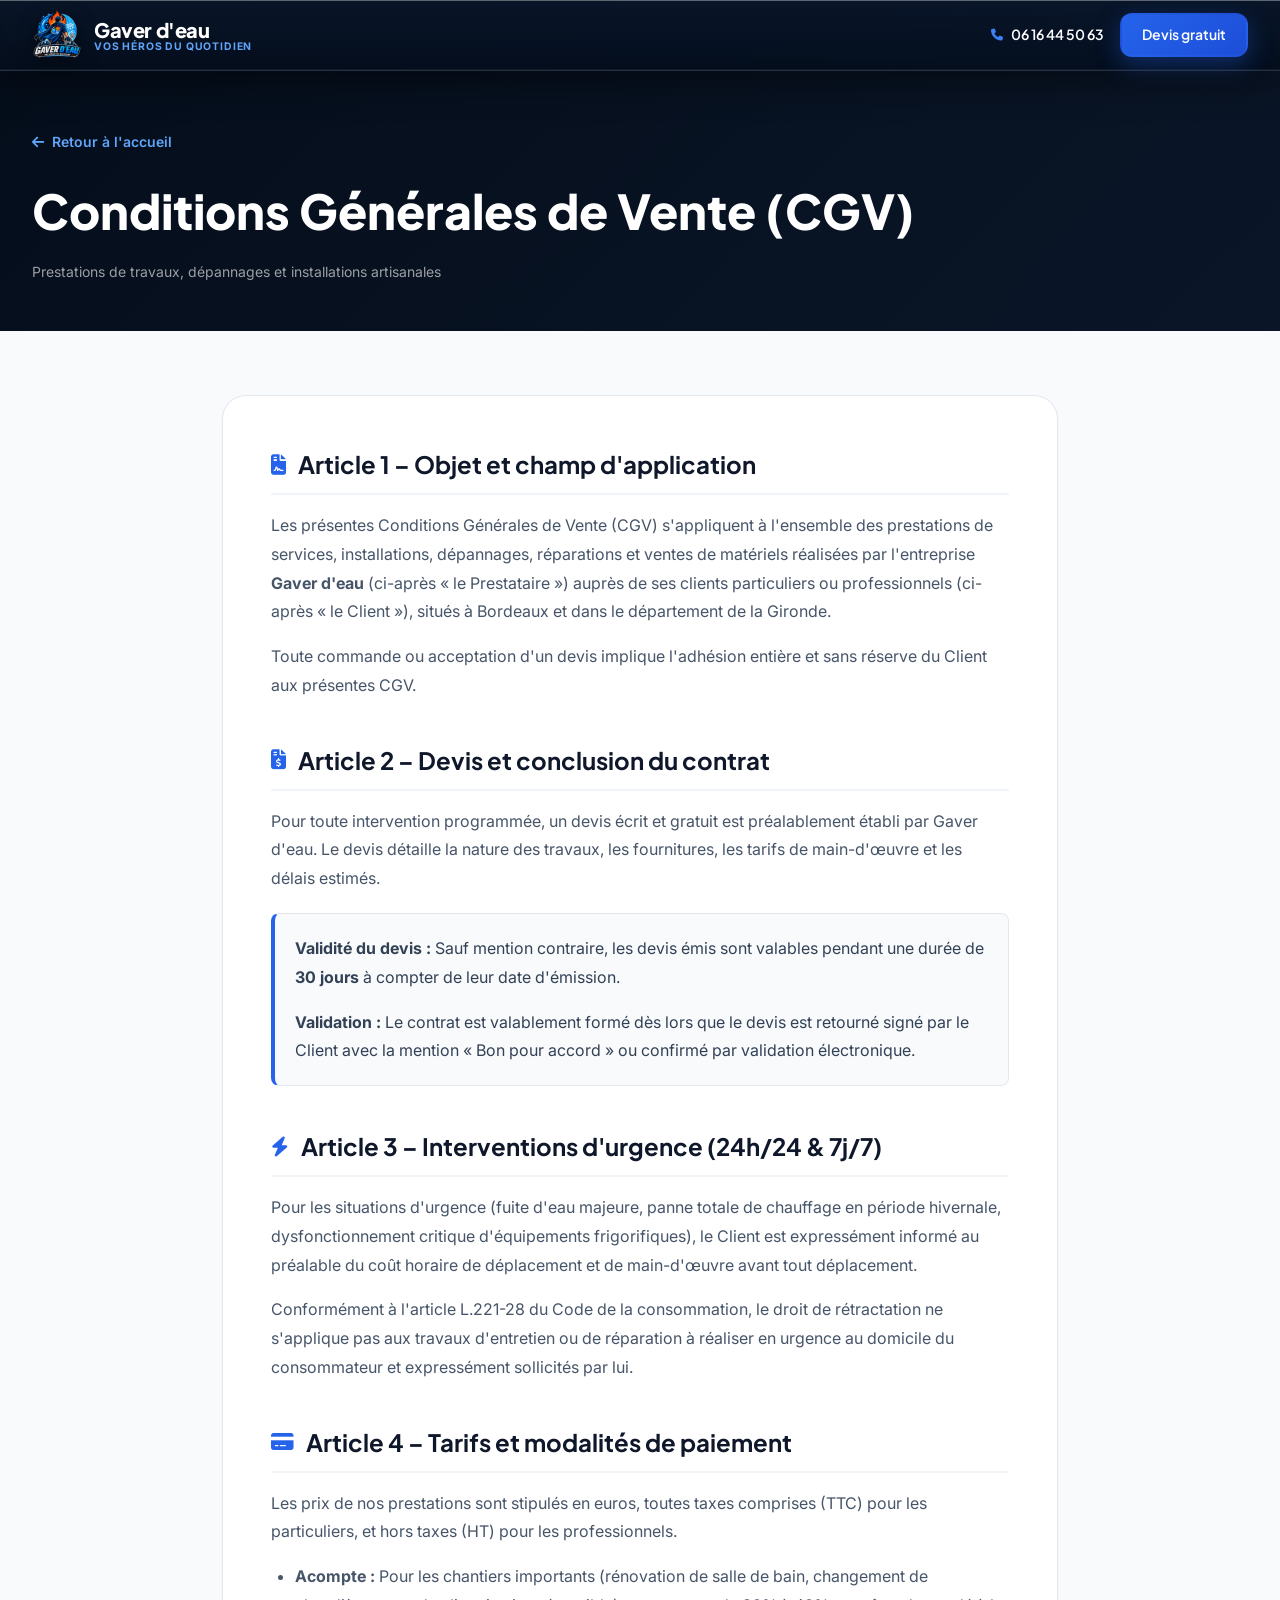
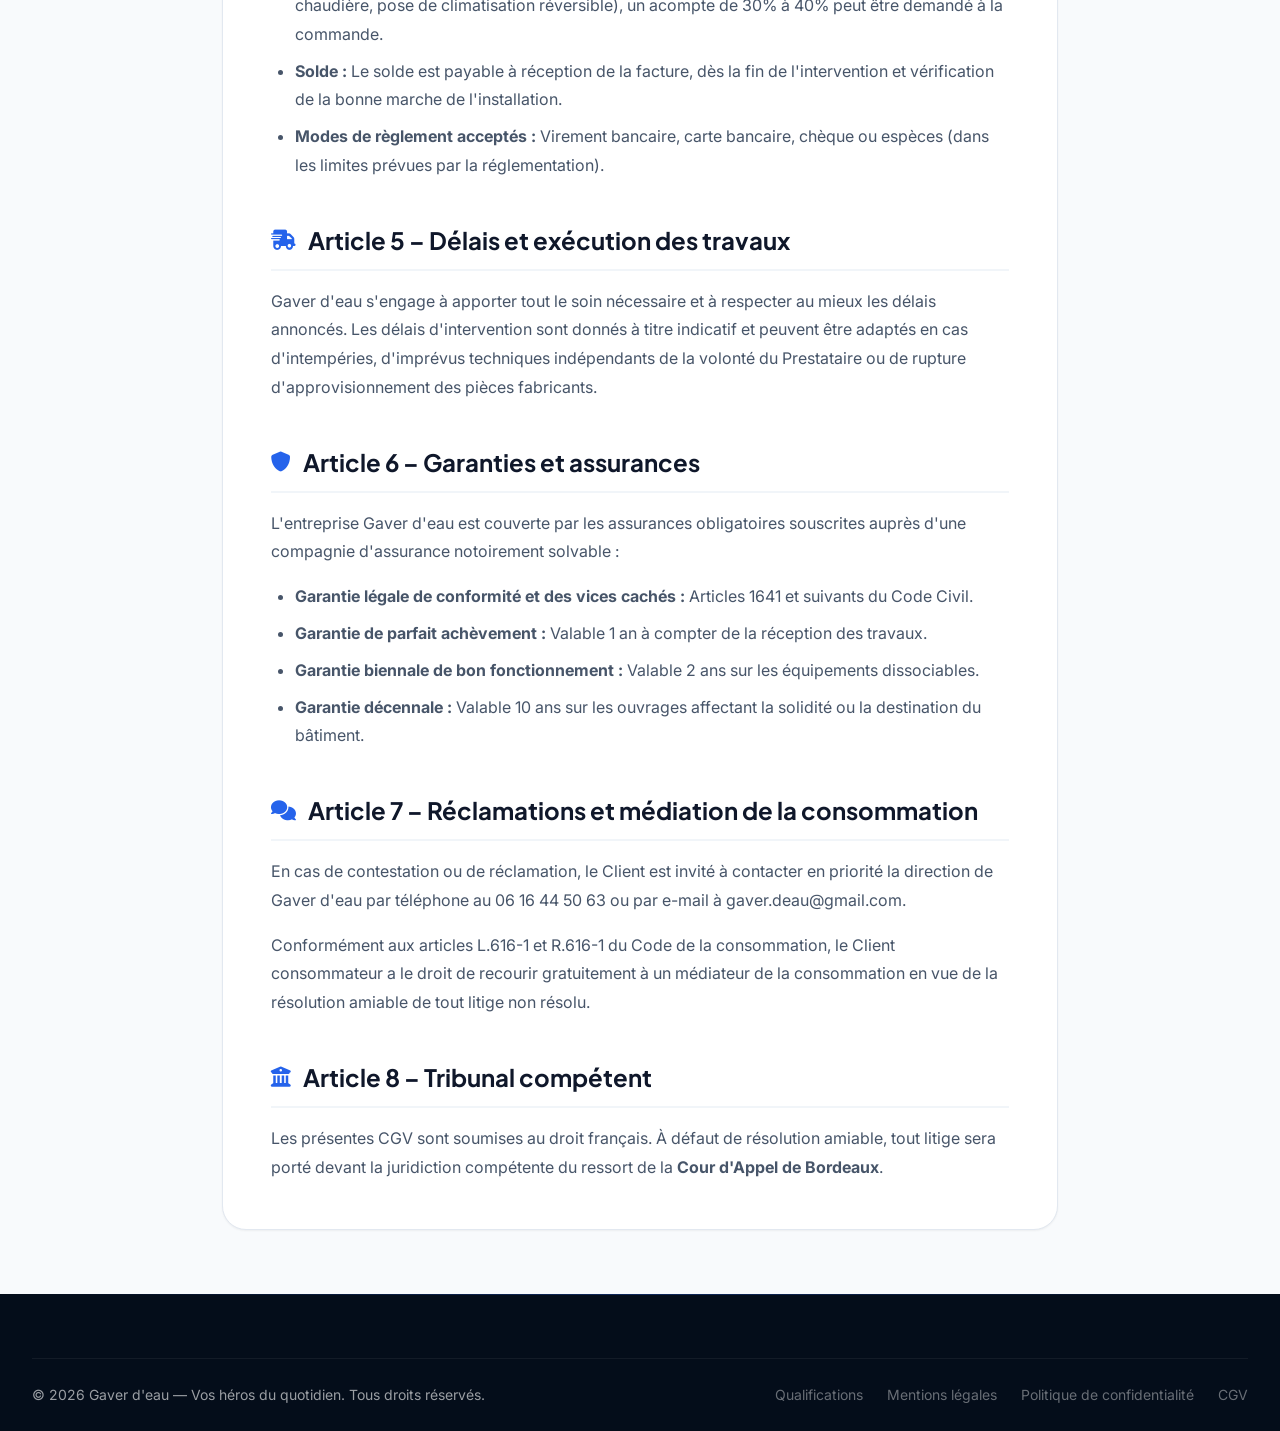
<file: cgv.html>
<!DOCTYPE html>
<html lang="fr">
<head>
  <meta charset="UTF-8">
  <meta name="viewport" content="width=device-width, initial-scale=1.0">
  <title>Conditions Générales de Vente (CGV) | Gaver d'eau</title>
  <meta name="description" content="Conditions Générales de Vente et d'Intervention de l'entreprise Gaver d'eau : plomberie, chauffage, climatisation et froid à Bordeaux.">
  <meta name="robots" content="noindex, follow">

  <!-- Favicon -->
  <link rel="icon" type="image/png" href="img/logo.png">

  <!-- Google Fonts -->
  <link rel="preconnect" href="https://fonts.googleapis.com">
  <link rel="preconnect" href="https://fonts.gstatic.com" crossorigin>
  <link href="https://fonts.googleapis.com/css2?family=Plus+Jakarta+Sans:wght@300;400;500;600;700;800&family=Inter:wght@300;400;500;600;700&display=swap" rel="stylesheet">

  <!-- Font Awesome -->
  <link rel="stylesheet" href="https://cdnjs.cloudflare.com/ajax/libs/font-awesome/6.5.1/css/all.min.css">

  <!-- Main Stylesheet -->
  <link rel="stylesheet" href="css/style.css">
</head>
<body>

  <!-- ===================== HEADER ===================== -->
  <header class="header scrolled" id="header">
    <div class="container header__container">
      <a href="index.html" class="header__logo">
        <img src="img/logo.png" alt="Logo Gaver d'eau" class="header__logo-img">
        <div class="header__logo-text-group">
          <span class="header__logo-text">Gaver d'eau</span>
          <span class="header__logo-tagline">Vos héros du quotidien</span>
        </div>
      </a>

      <div class="header__actions">
        <a href="tel:+33616445063" class="header__phone">
          <i class="fa-solid fa-phone"></i>
          <span>06 16 44 50 63</span>
        </a>
        <a href="index.html#devis" class="btn btn--primary btn--sm header__cta">Devis gratuit</a>
      </div>
    </div>
  </header>

  <main>
    <!-- ===================== HERO ===================== -->
    <section class="legal-hero">
      <div class="container">
        <a href="index.html" class="legal-hero__back">
          <i class="fa-solid fa-arrow-left"></i>
          Retour à l'accueil
        </a>
        <h1 class="legal-hero__title">Conditions Générales de Vente (CGV)</h1>
        <p class="legal-hero__meta">Prestations de travaux, dépannages et installations artisanales</p>
      </div>
    </section>

    <!-- ===================== CONTENT ===================== -->
    <section class="legal-body">
      <div class="container legal-container">
        <div class="legal-card">

          <!-- Article 1 -->
          <div class="legal-section">
            <h2><i class="fa-solid fa-file-contract"></i> Article 1 – Objet et champ d'application</h2>
            <p>
              Les présentes Conditions Générales de Vente (CGV) s'appliquent à l'ensemble des prestations de services, installations, dépannages, réparations et ventes de matériels réalisées par l'entreprise <strong>Gaver d'eau</strong> (ci-après « le Prestataire ») auprès de ses clients particuliers ou professionnels (ci-après « le Client »), situés à Bordeaux et dans le département de la Gironde.
            </p>
            <p>
              Toute commande ou acceptation d'un devis implique l'adhésion entière et sans réserve du Client aux présentes CGV.
            </p>
          </div>

          <!-- Article 2 -->
          <div class="legal-section">
            <h2><i class="fa-solid fa-file-invoice-dollar"></i> Article 2 – Devis et conclusion du contrat</h2>
            <p>
              Pour toute intervention programmée, un devis écrit et gratuit est préalablement établi par Gaver d'eau. Le devis détaille la nature des travaux, les fournitures, les tarifs de main-d'œuvre et les délais estimés.
            </p>
            <div class="legal-box">
              <p><strong>Validité du devis :</strong> Sauf mention contraire, les devis émis sont valables pendant une durée de <strong>30 jours</strong> à compter de leur date d'émission.</p>
              <p><strong>Validation :</strong> Le contrat est valablement formé dès lors que le devis est retourné signé par le Client avec la mention « Bon pour accord » ou confirmé par validation électronique.</p>
            </div>
          </div>

          <!-- Article 3 -->
          <div class="legal-section">
            <h2><i class="fa-solid fa-bolt"></i> Article 3 – Interventions d'urgence (24h/24 & 7j/7)</h2>
            <p>
              Pour les situations d'urgence (fuite d'eau majeure, panne totale de chauffage en période hivernale, dysfonctionnement critique d'équipements frigorifiques), le Client est expressément informé au préalable du coût horaire de déplacement et de main-d'œuvre avant tout déplacement.
            </p>
            <p>
              Conformément à l'article L.221-28 du Code de la consommation, le droit de rétractation ne s'applique pas aux travaux d'entretien ou de réparation à réaliser en urgence au domicile du consommateur et expressément sollicités par lui.
            </p>
          </div>

          <!-- Article 4 -->
          <div class="legal-section">
            <h2><i class="fa-solid fa-credit-card"></i> Article 4 – Tarifs et modalités de paiement</h2>
            <p>
              Les prix de nos prestations sont stipulés en euros, toutes taxes comprises (TTC) pour les particuliers, et hors taxes (HT) pour les professionnels.
            </p>
            <ul>
              <li><strong>Acompte :</strong> Pour les chantiers importants (rénovation de salle de bain, changement de chaudière, pose de climatisation réversible), un acompte de 30% à 40% peut être demandé à la commande.</li>
              <li><strong>Solde :</strong> Le solde est payable à réception de la facture, dès la fin de l'intervention et vérification de la bonne marche de l'installation.</li>
              <li><strong>Modes de règlement acceptés :</strong> Virement bancaire, carte bancaire, chèque ou espèces (dans les limites prévues par la réglementation).</li>
            </ul>
          </div>

          <!-- Article 5 -->
          <div class="legal-section">
            <h2><i class="fa-solid fa-truck-fast"></i> Article 5 – Délais et exécution des travaux</h2>
            <p>
              Gaver d'eau s'engage à apporter tout le soin nécessaire et à respecter au mieux les délais annoncés. Les délais d'intervention sont donnés à titre indicatif et peuvent être adaptés en cas d'intempéries, d'imprévus techniques indépendants de la volonté du Prestataire ou de rupture d'approvisionnement des pièces fabricants.
            </p>
          </div>

          <!-- Article 6 -->
          <div class="legal-section">
            <h2><i class="fa-solid fa-shield"></i> Article 6 – Garanties et assurances</h2>
            <p>
              L'entreprise Gaver d'eau est couverte par les assurances obligatoires souscrites auprès d'une compagnie d'assurance notoirement solvable :
            </p>
            <ul>
              <li><strong>Garantie légale de conformité et des vices cachés :</strong> Articles 1641 et suivants du Code Civil.</li>
              <li><strong>Garantie de parfait achèvement :</strong> Valable 1 an à compter de la réception des travaux.</li>
              <li><strong>Garantie biennale de bon fonctionnement :</strong> Valable 2 ans sur les équipements dissociables.</li>
              <li><strong>Garantie décennale :</strong> Valable 10 ans sur les ouvrages affectant la solidité ou la destination du bâtiment.</li>
            </ul>
          </div>

          <!-- Article 7 -->
          <div class="legal-section">
            <h2><i class="fa-solid fa-comments"></i> Article 7 – Réclamations et médiation de la consommation</h2>
            <p>
              En cas de contestation ou de réclamation, le Client est invité à contacter en priorité la direction de Gaver d'eau par téléphone au <a href="tel:+33616445063">06 16 44 50 63</a> ou par e-mail à <a href="mailto:gaver.deau@gmail.com">gaver.deau@gmail.com</a>.
            </p>
            <p>
              Conformément aux articles L.616-1 et R.616-1 du Code de la consommation, le Client consommateur a le droit de recourir gratuitement à un médiateur de la consommation en vue de la résolution amiable de tout litige non résolu.
            </p>
          </div>

          <!-- Article 8 -->
          <div class="legal-section">
            <h2><i class="fa-solid fa-building-columns"></i> Article 8 – Tribunal compétent</h2>
            <p>
              Les présentes CGV sont soumises au droit français. À défaut de résolution amiable, tout litige sera porté devant la juridiction compétente du ressort de la <strong>Cour d'Appel de Bordeaux</strong>.
            </p>
          </div>

        </div>
      </div>
    </section>
  </main>

  <!-- ===================== FOOTER ===================== -->
  <footer class="footer">
    <div class="container">
      <div class="footer__bottom">
        <p>&copy; 2026 Gaver d'eau — Vos héros du quotidien. Tous droits réservés.</p>
        <div class="footer__bottom-links">
          <a href="qualifications.html">Qualifications</a>
          <a href="mentions-legales.html">Mentions légales</a>
          <a href="politique-confidentialite.html">Politique de confidentialité</a>
          <a href="cgv.html">CGV</a>
        </div>
      </div>
    </div>
  </footer>

</body>
</html>
</file>
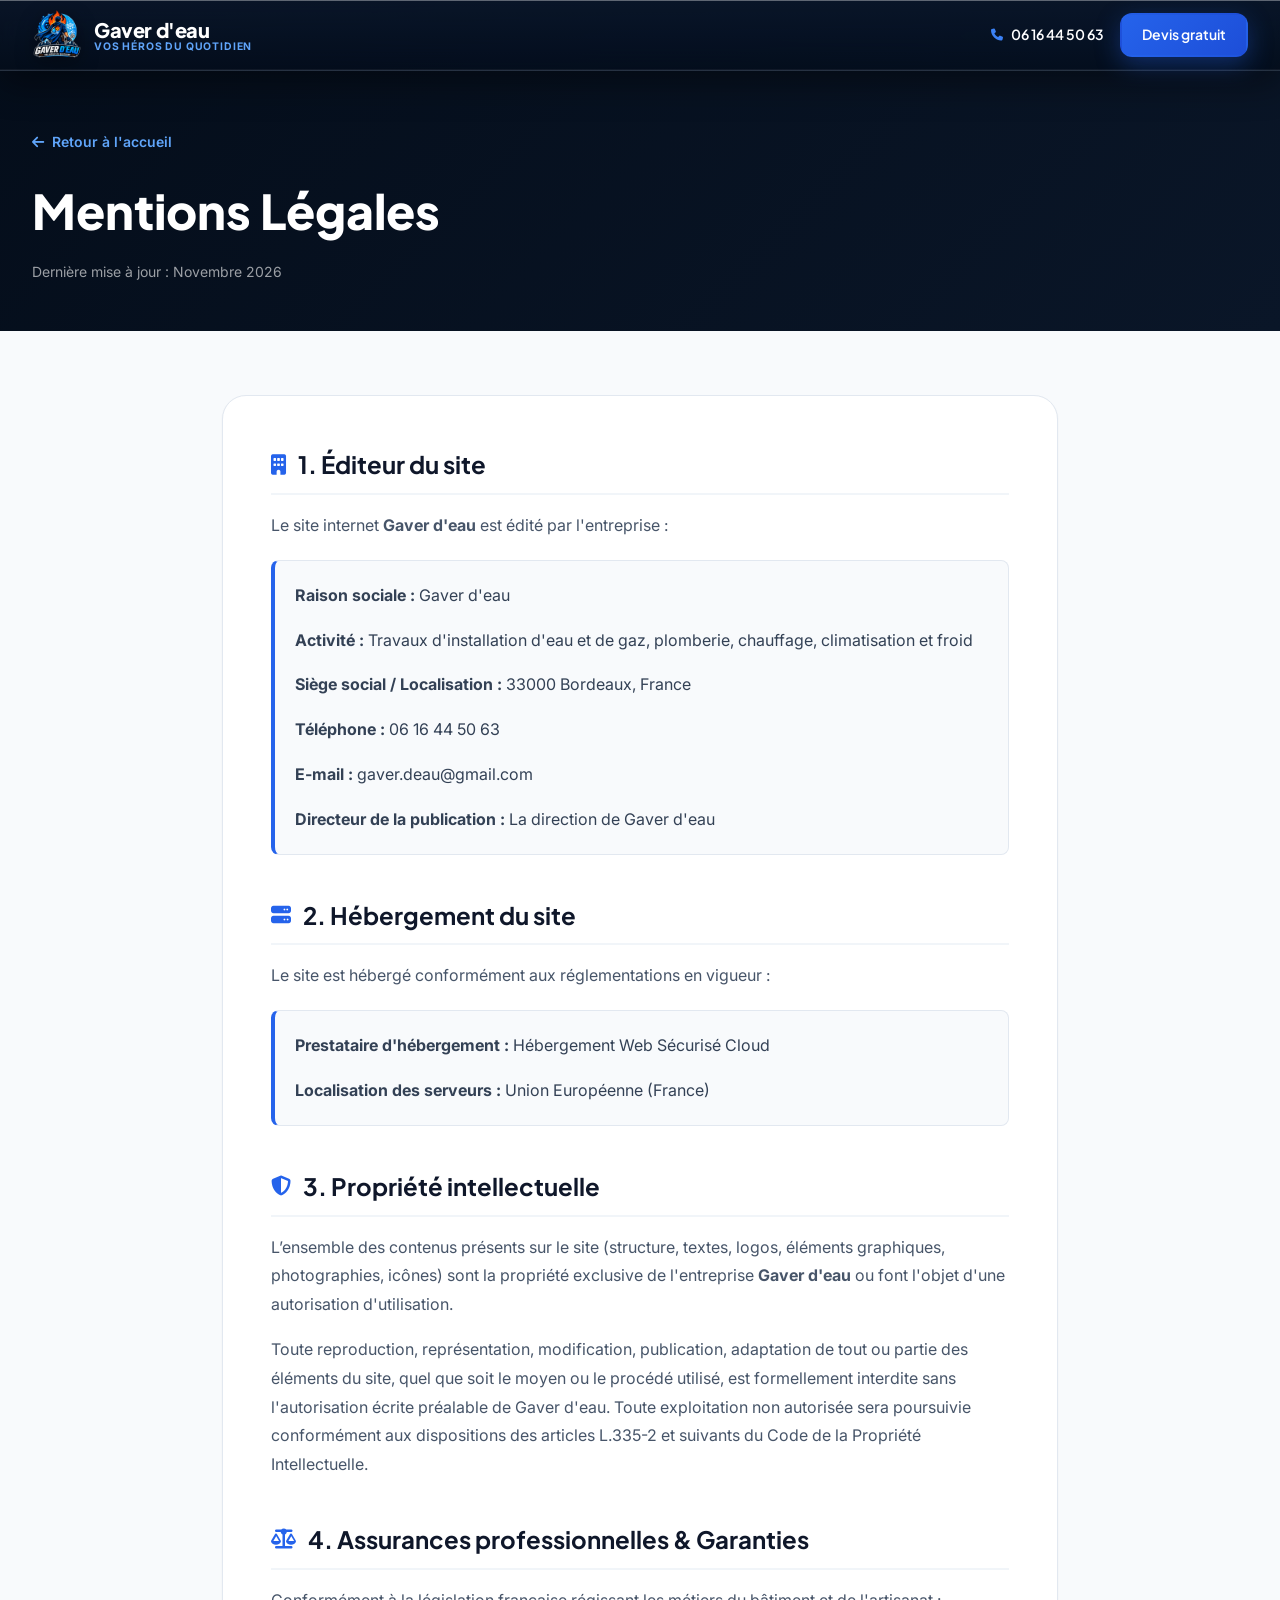
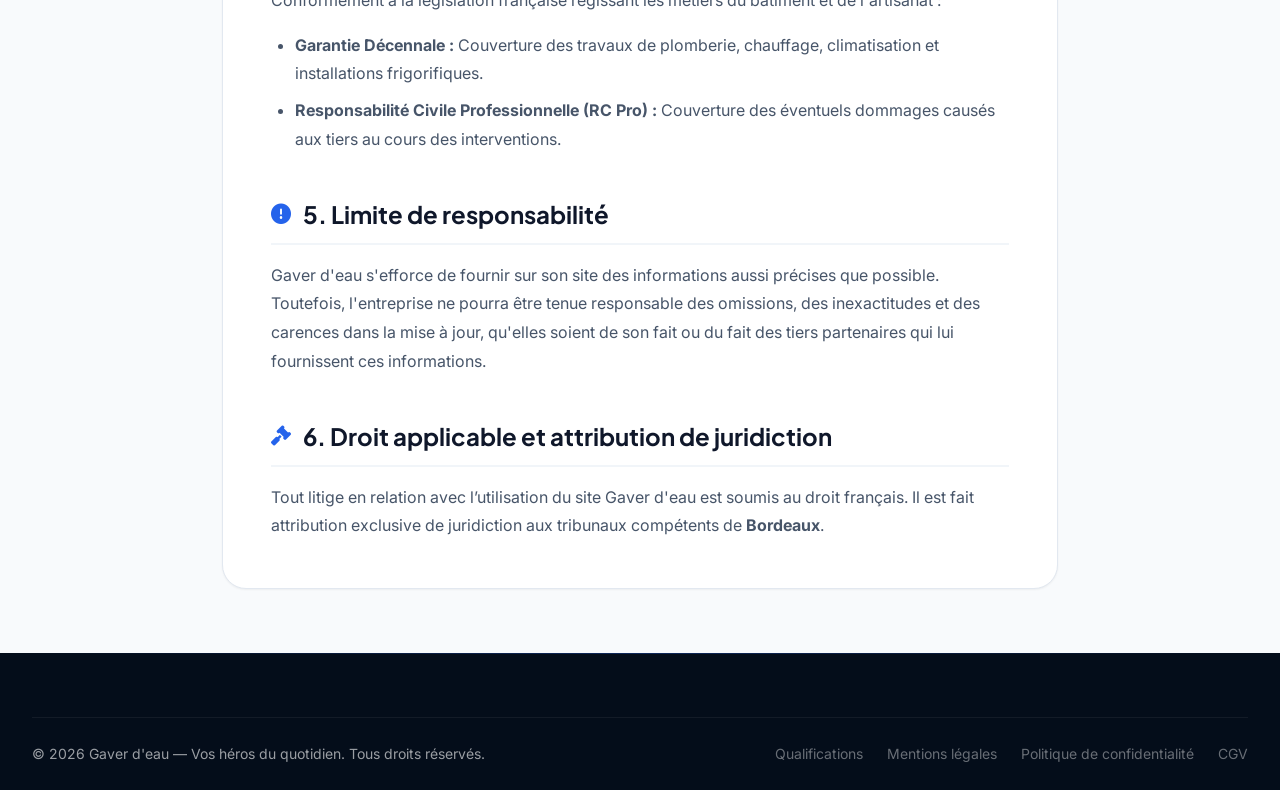
<file: mentions-legales.html>
<!DOCTYPE html>
<html lang="fr">
<head>
  <meta charset="UTF-8">
  <meta name="viewport" content="width=device-width, initial-scale=1.0">
  <title>Mentions Légales | Gaver d'eau - Plomberie, Chauffage & Froid à Bordeaux</title>
  <meta name="description" content="Mentions légales du site officiel de Gaver d'eau, entreprise de plomberie, chauffage, climatisation et froid à Bordeaux.">
  <meta name="robots" content="noindex, follow">

  <!-- Favicon -->
  <link rel="icon" type="image/png" href="img/logo.png">

  <!-- Google Fonts -->
  <link rel="preconnect" href="https://fonts.googleapis.com">
  <link rel="preconnect" href="https://fonts.gstatic.com" crossorigin>
  <link href="https://fonts.googleapis.com/css2?family=Plus+Jakarta+Sans:wght@300;400;500;600;700;800&family=Inter:wght@300;400;500;600;700&display=swap" rel="stylesheet">

  <!-- Font Awesome -->
  <link rel="stylesheet" href="https://cdnjs.cloudflare.com/ajax/libs/font-awesome/6.5.1/css/all.min.css">

  <!-- Main Stylesheet -->
  <link rel="stylesheet" href="css/style.css">
</head>
<body>

  <!-- ===================== HEADER ===================== -->
  <header class="header scrolled" id="header">
    <div class="container header__container">
      <a href="index.html" class="header__logo">
        <img src="img/logo.png" alt="Logo Gaver d'eau" class="header__logo-img">
        <div class="header__logo-text-group">
          <span class="header__logo-text">Gaver d'eau</span>
          <span class="header__logo-tagline">Vos héros du quotidien</span>
        </div>
      </a>

      <div class="header__actions">
        <a href="tel:+33616445063" class="header__phone">
          <i class="fa-solid fa-phone"></i>
          <span>06 16 44 50 63</span>
        </a>
        <a href="index.html#devis" class="btn btn--primary btn--sm header__cta">Devis gratuit</a>
      </div>
    </div>
  </header>

  <main>
    <!-- ===================== HERO ===================== -->
    <section class="legal-hero">
      <div class="container">
        <a href="index.html" class="legal-hero__back">
          <i class="fa-solid fa-arrow-left"></i>
          Retour à l'accueil
        </a>
        <h1 class="legal-hero__title">Mentions Légales</h1>
        <p class="legal-hero__meta">Dernière mise à jour : Novembre 2026</p>
      </div>
    </section>

    <!-- ===================== CONTENT ===================== -->
    <section class="legal-body">
      <div class="container legal-container">
        <div class="legal-card">

          <!-- Section 1 -->
          <div class="legal-section">
            <h2><i class="fa-solid fa-building"></i> 1. Éditeur du site</h2>
            <p>Le site internet <strong>Gaver d'eau</strong> est édité par l'entreprise :</p>
            <div class="legal-box">
              <p><strong>Raison sociale :</strong> Gaver d'eau</p>
              <p><strong>Activité :</strong> Travaux d'installation d'eau et de gaz, plomberie, chauffage, climatisation et froid</p>
              <p><strong>Siège social / Localisation :</strong> 33000 Bordeaux, France</p>
              <p><strong>Téléphone :</strong> <a href="tel:+33616445063">06 16 44 50 63</a></p>
              <p><strong>E-mail :</strong> <a href="mailto:gaver.deau@gmail.com">gaver.deau@gmail.com</a></p>
              <p><strong>Directeur de la publication :</strong> La direction de Gaver d'eau</p>
            </div>
          </div>

          <!-- Section 2 -->
          <div class="legal-section">
            <h2><i class="fa-solid fa-server"></i> 2. Hébergement du site</h2>
            <p>Le site est hébergé conformément aux réglementations en vigueur :</p>
            <div class="legal-box">
              <p><strong>Prestataire d'hébergement :</strong> Hébergement Web Sécurisé Cloud</p>
              <p><strong>Localisation des serveurs :</strong> Union Européenne (France)</p>
            </div>
          </div>

          <!-- Section 3 -->
          <div class="legal-section">
            <h2><i class="fa-solid fa-shield-halved"></i> 3. Propriété intellectuelle</h2>
            <p>
              L’ensemble des contenus présents sur le site (structure, textes, logos, éléments graphiques, photographies, icônes) sont la propriété exclusive de l'entreprise <strong>Gaver d'eau</strong> ou font l'objet d'une autorisation d'utilisation.
            </p>
            <p>
              Toute reproduction, représentation, modification, publication, adaptation de tout ou partie des éléments du site, quel que soit le moyen ou le procédé utilisé, est formellement interdite sans l'autorisation écrite préalable de Gaver d'eau. Toute exploitation non autorisée sera poursuivie conformément aux dispositions des articles L.335-2 et suivants du Code de la Propriété Intellectuelle.
            </p>
          </div>

          <!-- Section 4 -->
          <div class="legal-section">
            <h2><i class="fa-solid fa-scale-balanced"></i> 4. Assurances professionnelles & Garanties</h2>
            <p>
              Conformément à la législation française régissant les métiers du bâtiment et de l'artisanat :
            </p>
            <ul>
              <li><strong>Garantie Décennale :</strong> Couverture des travaux de plomberie, chauffage, climatisation et installations frigorifiques.</li>
              <li><strong>Responsabilité Civile Professionnelle (RC Pro) :</strong> Couverture des éventuels dommages causés aux tiers au cours des interventions.</li>
            </ul>
          </div>

          <!-- Section 5 -->
          <div class="legal-section">
            <h2><i class="fa-solid fa-circle-exclamation"></i> 5. Limite de responsabilité</h2>
            <p>
              Gaver d'eau s'efforce de fournir sur son site des informations aussi précises que possible. Toutefois, l'entreprise ne pourra être tenue responsable des omissions, des inexactitudes et des carences dans la mise à jour, qu'elles soient de son fait ou du fait des tiers partenaires qui lui fournissent ces informations.
            </p>
          </div>

          <!-- Section 6 -->
          <div class="legal-section">
            <h2><i class="fa-solid fa-gavel"></i> 6. Droit applicable et attribution de juridiction</h2>
            <p>
              Tout litige en relation avec l’utilisation du site Gaver d'eau est soumis au droit français. Il est fait attribution exclusive de juridiction aux tribunaux compétents de <strong>Bordeaux</strong>.
            </p>
          </div>

        </div>
      </div>
    </section>
  </main>

  <!-- ===================== FOOTER ===================== -->
  <footer class="footer">
    <div class="container">
      <div class="footer__bottom">
        <p>&copy; 2026 Gaver d'eau — Vos héros du quotidien. Tous droits réservés.</p>
        <div class="footer__bottom-links">
          <a href="qualifications.html">Qualifications</a>
          <a href="mentions-legales.html">Mentions légales</a>
          <a href="politique-confidentialite.html">Politique de confidentialité</a>
          <a href="cgv.html">CGV</a>
        </div>
      </div>
    </div>
  </footer>

</body>
</html>
</file>
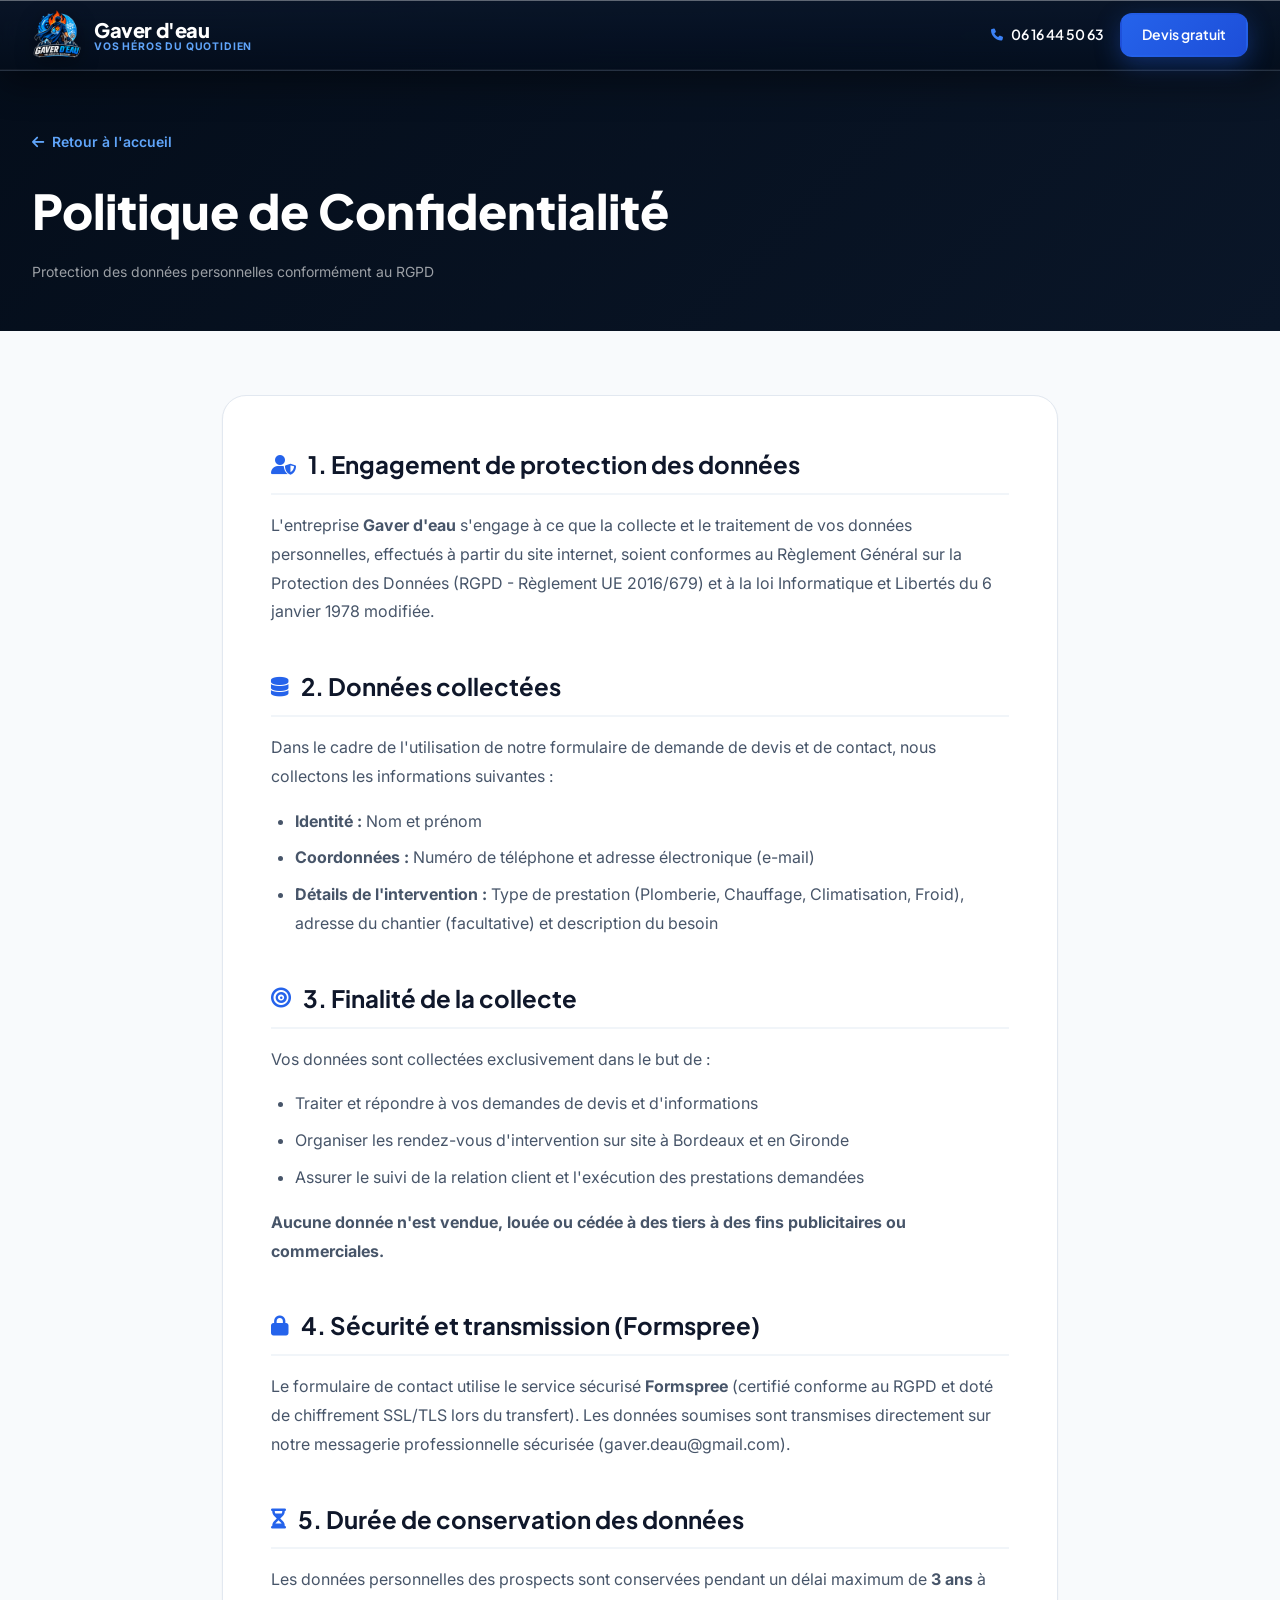
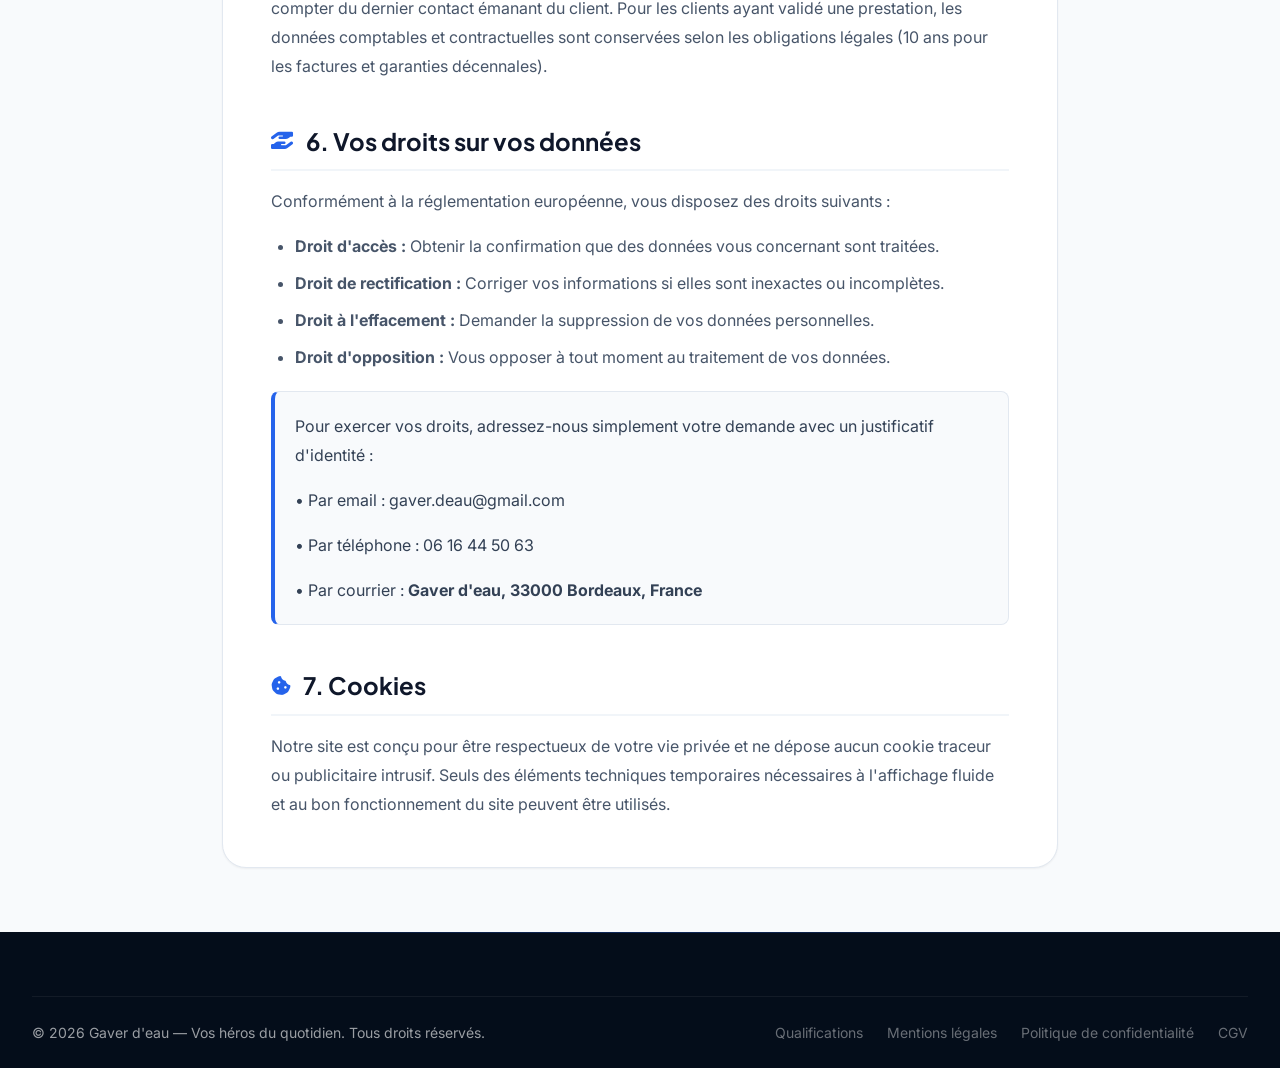
<file: politique-confidentialite.html>
<!DOCTYPE html>
<html lang="fr">
<head>
  <meta charset="UTF-8">
  <meta name="viewport" content="width=device-width, initial-scale=1.0">
  <title>Politique de Confidentialité | Gaver d'eau - Plomberie & Chauffage à Bordeaux</title>
  <meta name="description" content="Politique de confidentialité et protection des données personnelles (RGPD) de l'entreprise Gaver d'eau.">
  <meta name="robots" content="noindex, follow">

  <!-- Favicon -->
  <link rel="icon" type="image/png" href="img/logo.png">

  <!-- Google Fonts -->
  <link rel="preconnect" href="https://fonts.googleapis.com">
  <link rel="preconnect" href="https://fonts.gstatic.com" crossorigin>
  <link href="https://fonts.googleapis.com/css2?family=Plus+Jakarta+Sans:wght@300;400;500;600;700;800&family=Inter:wght@300;400;500;600;700&display=swap" rel="stylesheet">

  <!-- Font Awesome -->
  <link rel="stylesheet" href="https://cdnjs.cloudflare.com/ajax/libs/font-awesome/6.5.1/css/all.min.css">

  <!-- Main Stylesheet -->
  <link rel="stylesheet" href="css/style.css">
</head>
<body>

  <!-- ===================== HEADER ===================== -->
  <header class="header scrolled" id="header">
    <div class="container header__container">
      <a href="index.html" class="header__logo">
        <img src="img/logo.png" alt="Logo Gaver d'eau" class="header__logo-img">
        <div class="header__logo-text-group">
          <span class="header__logo-text">Gaver d'eau</span>
          <span class="header__logo-tagline">Vos héros du quotidien</span>
        </div>
      </a>

      <div class="header__actions">
        <a href="tel:+33616445063" class="header__phone">
          <i class="fa-solid fa-phone"></i>
          <span>06 16 44 50 63</span>
        </a>
        <a href="index.html#devis" class="btn btn--primary btn--sm header__cta">Devis gratuit</a>
      </div>
    </div>
  </header>

  <main>
    <!-- ===================== HERO ===================== -->
    <section class="legal-hero">
      <div class="container">
        <a href="index.html" class="legal-hero__back">
          <i class="fa-solid fa-arrow-left"></i>
          Retour à l'accueil
        </a>
        <h1 class="legal-hero__title">Politique de Confidentialité</h1>
        <p class="legal-hero__meta">Protection des données personnelles conformément au RGPD</p>
      </div>
    </section>

    <!-- ===================== CONTENT ===================== -->
    <section class="legal-body">
      <div class="container legal-container">
        <div class="legal-card">

          <!-- Section 1 -->
          <div class="legal-section">
            <h2><i class="fa-solid fa-user-shield"></i> 1. Engagement de protection des données</h2>
            <p>
              L'entreprise <strong>Gaver d'eau</strong> s'engage à ce que la collecte et le traitement de vos données personnelles, effectués à partir du site internet, soient conformes au Règlement Général sur la Protection des Données (RGPD - Règlement UE 2016/679) et à la loi Informatique et Libertés du 6 janvier 1978 modifiée.
            </p>
          </div>

          <!-- Section 2 -->
          <div class="legal-section">
            <h2><i class="fa-solid fa-database"></i> 2. Données collectées</h2>
            <p>
              Dans le cadre de l'utilisation de notre formulaire de demande de devis et de contact, nous collectons les informations suivantes :
            </p>
            <ul>
              <li><strong>Identité :</strong> Nom et prénom</li>
              <li><strong>Coordonnées :</strong> Numéro de téléphone et adresse électronique (e-mail)</li>
              <li><strong>Détails de l'intervention :</strong> Type de prestation (Plomberie, Chauffage, Climatisation, Froid), adresse du chantier (facultative) et description du besoin</li>
            </ul>
          </div>

          <!-- Section 3 -->
          <div class="legal-section">
            <h2><i class="fa-solid fa-bullseye"></i> 3. Finalité de la collecte</h2>
            <p>Vos données sont collectées exclusivement dans le but de :</p>
            <ul>
              <li>Traiter et répondre à vos demandes de devis et d'informations</li>
              <li>Organiser les rendez-vous d'intervention sur site à Bordeaux et en Gironde</li>
              <li>Assurer le suivi de la relation client et l'exécution des prestations demandées</li>
            </ul>
            <p><strong>Aucune donnée n'est vendue, louée ou cédée à des tiers à des fins publicitaires ou commerciales.</strong></p>
          </div>

          <!-- Section 4 -->
          <div class="legal-section">
            <h2><i class="fa-solid fa-lock"></i> 4. Sécurité et transmission (Formspree)</h2>
            <p>
              Le formulaire de contact utilise le service sécurisé <strong>Formspree</strong> (certifié conforme au RGPD et doté de chiffrement SSL/TLS lors du transfert). Les données soumises sont transmises directement sur notre messagerie professionnelle sécurisée (<a href="mailto:gaver.deau@gmail.com">gaver.deau@gmail.com</a>).
            </p>
          </div>

          <!-- Section 5 -->
          <div class="legal-section">
            <h2><i class="fa-solid fa-hourglass-half"></i> 5. Durée de conservation des données</h2>
            <p>
              Les données personnelles des prospects sont conservées pendant un délai maximum de <strong>3 ans</strong> à compter du dernier contact émanant du client. Pour les clients ayant validé une prestation, les données comptables et contractuelles sont conservées selon les obligations légales (10 ans pour les factures et garanties décennales).
            </p>
          </div>

          <!-- Section 6 -->
          <div class="legal-section">
            <h2><i class="fa-solid fa-hand-holding-hand"></i> 6. Vos droits sur vos données</h2>
            <p>Conformément à la réglementation européenne, vous disposez des droits suivants :</p>
            <ul>
              <li><strong>Droit d'accès :</strong> Obtenir la confirmation que des données vous concernant sont traitées.</li>
              <li><strong>Droit de rectification :</strong> Corriger vos informations si elles sont inexactes ou incomplètes.</li>
              <li><strong>Droit à l'effacement :</strong> Demander la suppression de vos données personnelles.</li>
              <li><strong>Droit d'opposition :</strong> Vous opposer à tout moment au traitement de vos données.</li>
            </ul>
            <div class="legal-box">
              <p>Pour exercer vos droits, adressez-nous simplement votre demande avec un justificatif d'identité :</p>
              <p>• Par email : <a href="mailto:gaver.deau@gmail.com">gaver.deau@gmail.com</a></p>
              <p>• Par téléphone : <a href="tel:+33616445063">06 16 44 50 63</a></p>
              <p>• Par courrier : <strong>Gaver d'eau, 33000 Bordeaux, France</strong></p>
            </div>
          </div>

          <!-- Section 7 -->
          <div class="legal-section">
            <h2><i class="fa-solid fa-cookie-bite"></i> 7. Cookies</h2>
            <p>
              Notre site est conçu pour être respectueux de votre vie privée et ne dépose aucun cookie traceur ou publicitaire intrusif. Seuls des éléments techniques temporaires nécessaires à l'affichage fluide et au bon fonctionnement du site peuvent être utilisés.
            </p>
          </div>

        </div>
      </div>
    </section>
  </main>

  <!-- ===================== FOOTER ===================== -->
  <footer class="footer">
    <div class="container">
      <div class="footer__bottom">
        <p>&copy; 2026 Gaver d'eau — Vos héros du quotidien. Tous droits réservés.</p>
        <div class="footer__bottom-links">
          <a href="qualifications.html">Qualifications</a>
          <a href="mentions-legales.html">Mentions légales</a>
          <a href="politique-confidentialite.html">Politique de confidentialité</a>
          <a href="cgv.html">CGV</a>
        </div>
      </div>
    </div>
  </footer>

</body>
</html>
</file>
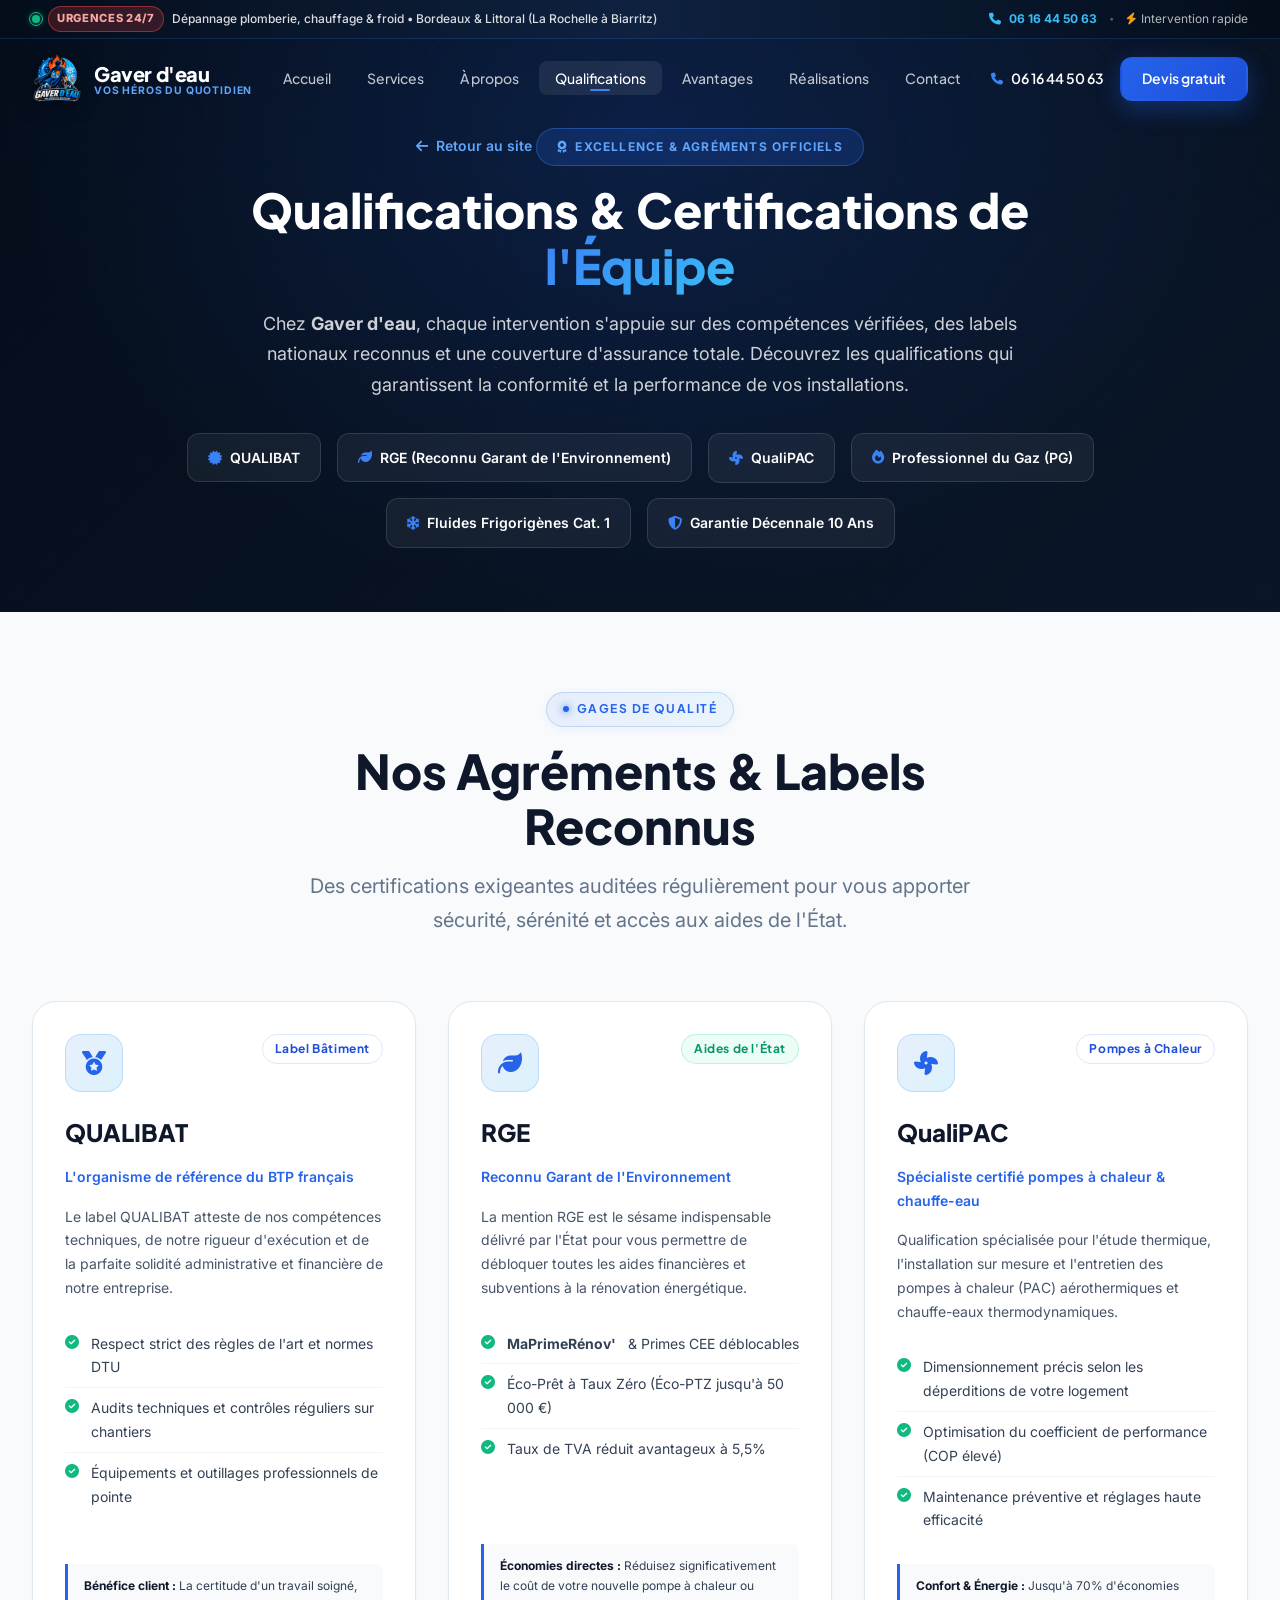
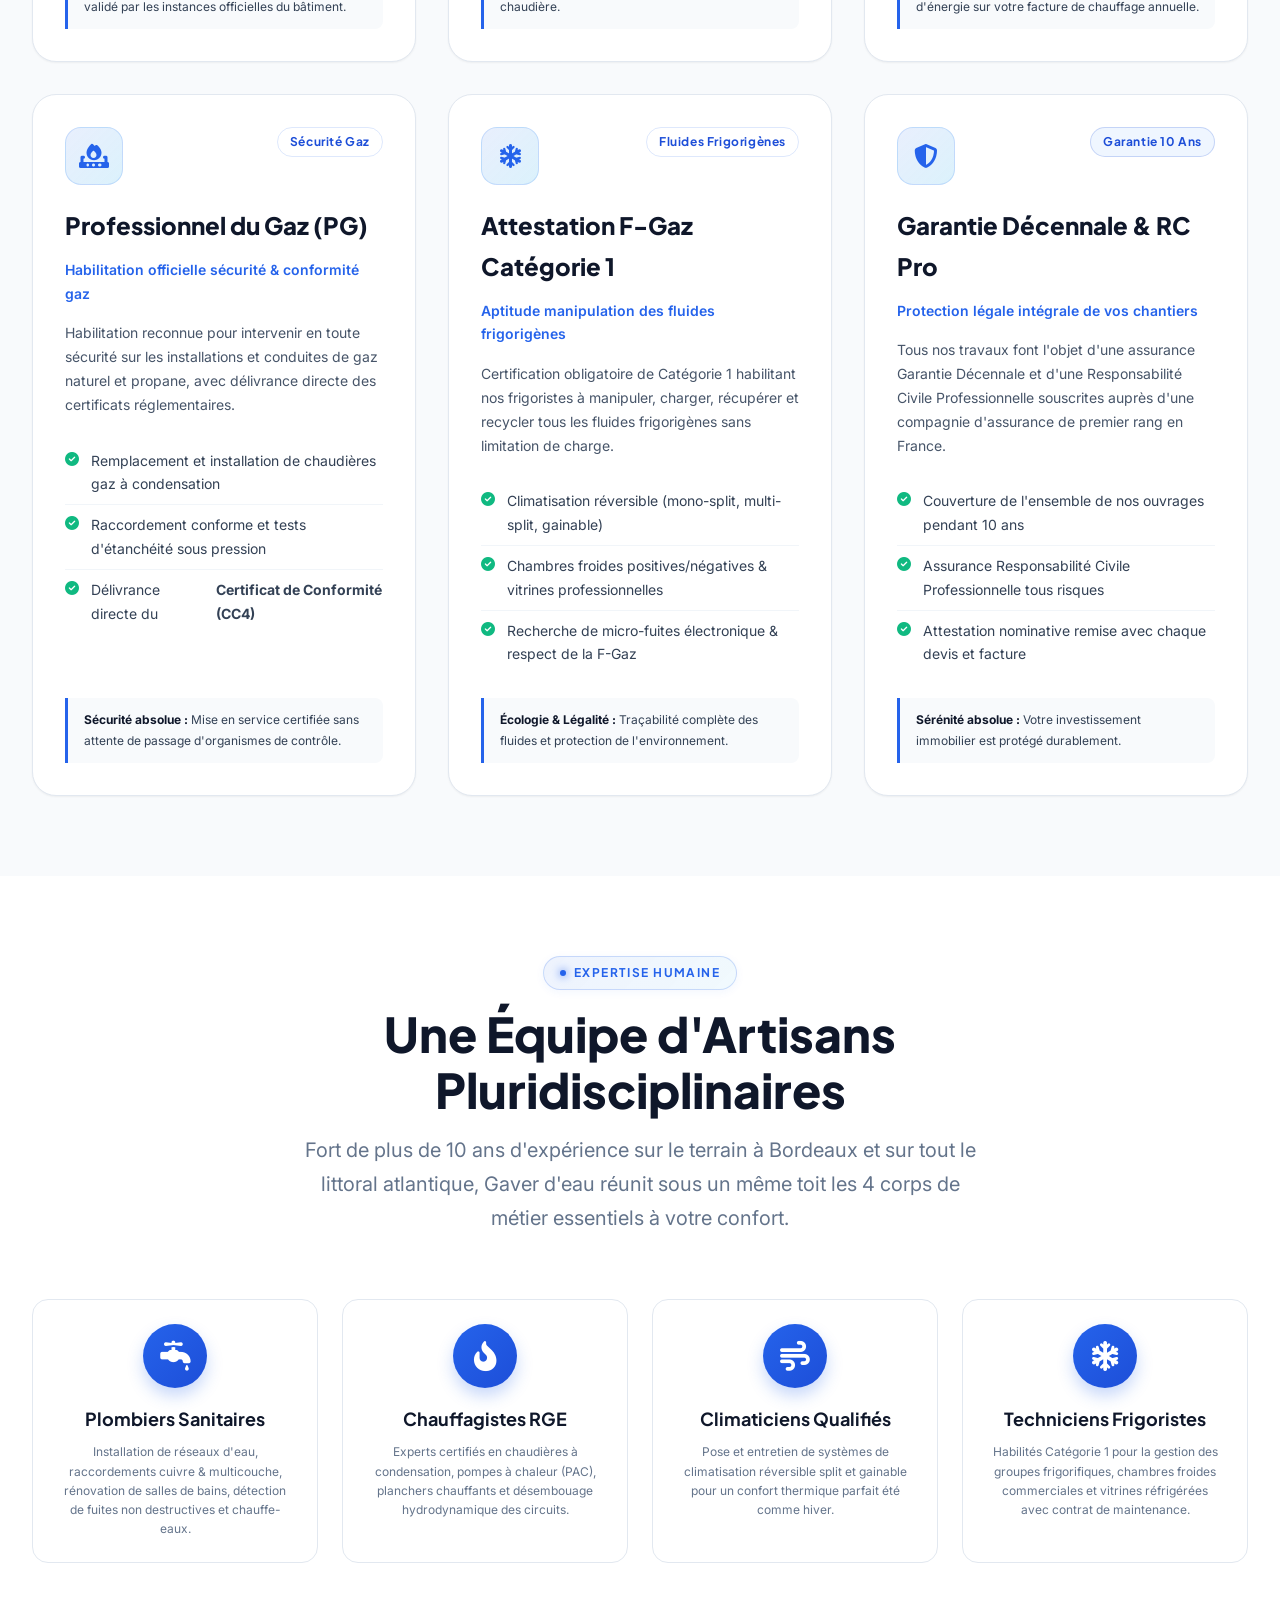
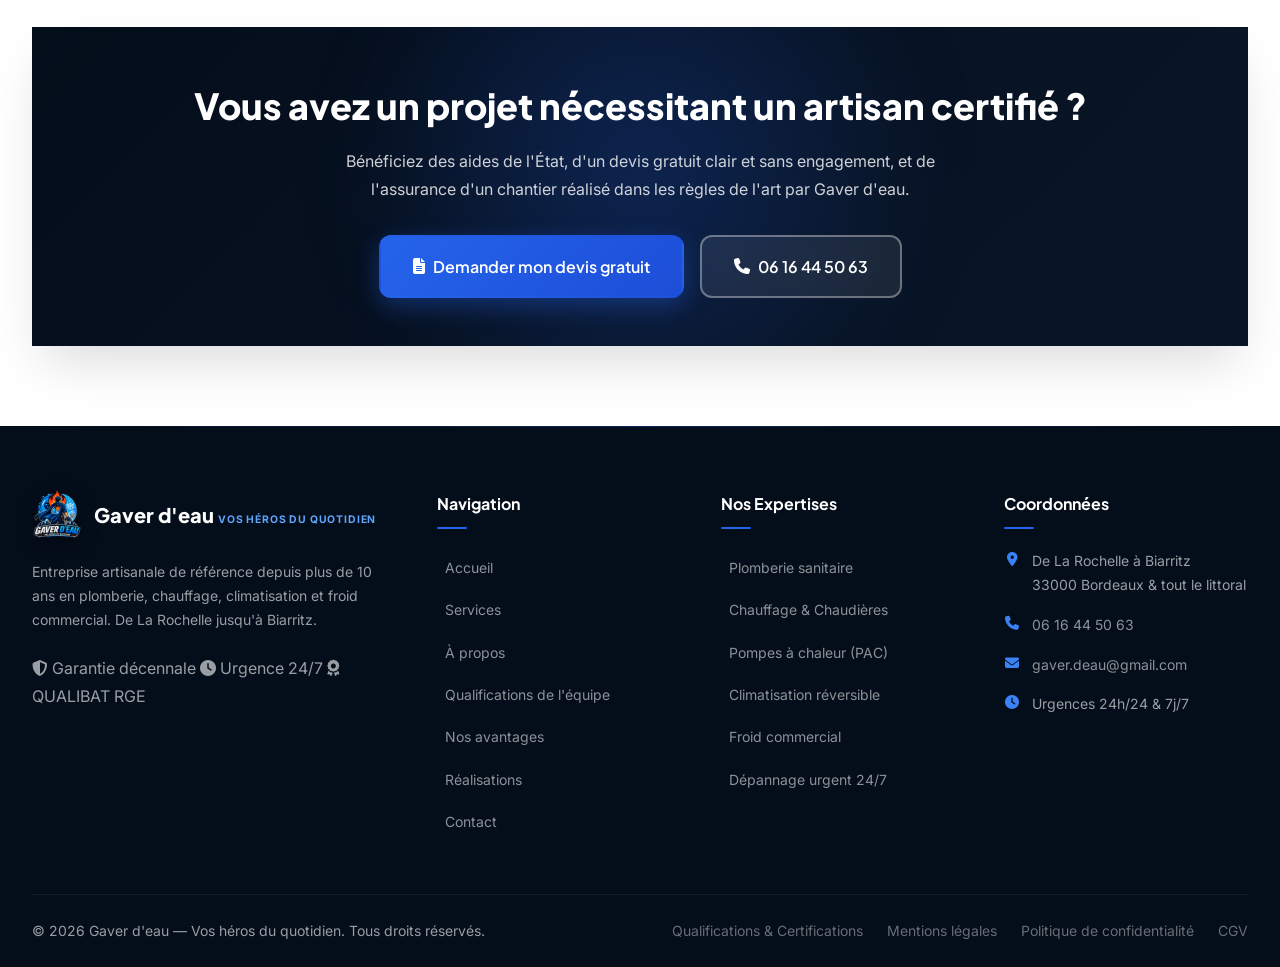
<file: qualifications.html>
<!DOCTYPE html>
<html lang="fr">
<head>
  <meta charset="UTF-8">
  <meta name="viewport" content="width=device-width, initial-scale=1.0">
  <title>Qualifications & Certifications de l'Équipe | Gaver d'eau - Plomberie & Chauffage</title>
  <meta name="description" content="Découvrez les qualifications et certifications officielles de l'équipe Gaver d'eau : QUALIBAT, RGE, QualiPAC, Professionnel du Gaz, Frigoriste certifié et Garantie Décennale 10 ans.">
  <meta name="keywords" content="qualibat bordeaux, rge bordeaux, qualipac, professionnel du gaz, artisan certifié plomberie, frigoriste bordeaux, gaver d'eau certifications">
  <meta name="author" content="Gaver d'eau">
  <meta name="robots" content="index, follow">

  <!-- Open Graph -->
  <meta property="og:title" content="Qualifications & Certifications | Gaver d'eau">
  <meta property="og:description" content="QUALIBAT, RGE, QualiPAC, PG Gaz, Frigoriste Catégorie 1 et Garantie Décennale 10 ans. Le savoir-faire certifié de nos artisans.">
  <meta property="og:type" content="website">
  <meta property="og:locale" content="fr_FR">

  <!-- Favicon -->
  <link rel="icon" type="image/png" href="img/logo.png">

  <!-- Google Fonts -->
  <link rel="preconnect" href="https://fonts.googleapis.com">
  <link rel="preconnect" href="https://fonts.gstatic.com" crossorigin>
  <link href="https://fonts.googleapis.com/css2?family=Plus+Jakarta+Sans:wght@300;400;500;600;700;800&family=Inter:wght@300;400;500;600;700&display=swap" rel="stylesheet">

  <!-- Font Awesome -->
  <link rel="stylesheet" href="https://cdnjs.cloudflare.com/ajax/libs/font-awesome/6.5.1/css/all.min.css">

  <!-- Main Stylesheet -->
  <link rel="stylesheet" href="css/style.css">
</head>
<body>

  <!-- ===================== HEADER ===================== -->
  <header class="header" id="header">
    <!-- Topbar Urgence 24/7 -->
    <div class="topbar">
      <div class="container topbar__container">
        <div class="topbar__left">
          <span class="topbar__pulse" title="Service actif"></span>
          <span class="topbar__badge">URGENCES 24/7</span>
          <span class="topbar__text">Dépannage plomberie, chauffage & froid • Bordeaux & Littoral (La Rochelle à Biarritz)</span>
        </div>
        <div class="topbar__right">
          <a href="tel:+33616445063" class="topbar__phone">
            <i class="fa-solid fa-phone"></i>
            <span>06 16 44 50 63</span>
          </a>
          <span class="topbar__sep">•</span>
          <span class="topbar__info"><i class="fa-solid fa-bolt"></i> Intervention rapide</span>
        </div>
      </div>
    </div>

    <div class="container header__container">
      <a href="index.html" class="header__logo">
        <img src="img/logo.png" alt="Logo Gaver d'eau" class="header__logo-img">
        <div class="header__logo-text-group">
          <span class="header__logo-text">Gaver d'eau</span>
          <span class="header__logo-tagline">Vos héros du quotidien</span>
        </div>
      </a>

      <nav class="header__nav" id="navbar">
        <ul class="header__nav-list">
          <li><a href="index.html#hero" class="header__nav-link">Accueil</a></li>
          <li><a href="index.html#services" class="header__nav-link">Services</a></li>
          <li><a href="index.html#about" class="header__nav-link">À propos</a></li>
          <li><a href="qualifications.html" class="header__nav-link active">Qualifications</a></li>
          <li><a href="index.html#why-us" class="header__nav-link">Avantages</a></li>
          <li><a href="index.html#gallery" class="header__nav-link">Réalisations</a></li>
          <li><a href="index.html#contact" class="header__nav-link">Contact</a></li>
        </ul>
        <div class="header__nav-mobile-cta">
          <a href="tel:+33616445063" class="btn btn--outline btn--lg">
            <i class="fa-solid fa-phone"></i>
            06 16 44 50 63
          </a>
          <a href="index.html#devis" class="btn btn--primary btn--lg">
            <i class="fa-solid fa-file-lines"></i>
            Devis gratuit
          </a>
        </div>
      </nav>

      <div class="header__actions">
        <a href="tel:+33616445063" class="header__phone">
          <i class="fa-solid fa-phone"></i>
          <span>06 16 44 50 63</span>
        </a>
        <a href="index.html#devis" class="btn btn--primary btn--sm header__cta">Devis gratuit</a>
      </div>

      <button class="header__mobile-toggle" id="mobile-toggle" aria-label="Menu">
        <span></span>
        <span></span>
        <span></span>
      </button>
    </div>
  </header>

  <main>
    <!-- ===================== HERO ===================== -->
    <section class="qualif-hero">
      <div class="container qualif-hero__container" data-reveal>
        <a href="index.html" class="legal-hero__back">
          <i class="fa-solid fa-arrow-left"></i>
          Retour au site
        </a>
        <div class="qualif-hero__badge">
          <i class="fa-solid fa-award"></i>
          Excellence & Agréments Officiels
        </div>
        <h1 class="qualif-hero__title">
          Qualifications & Certifications de 
          <span class="qualif-hero__title-accent">l'Équipe</span>
        </h1>
        <p class="qualif-hero__desc">
          Chez <strong>Gaver d'eau</strong>, chaque intervention s'appuie sur des compétences vérifiées, 
          des labels nationaux reconnus et une couverture d'assurance totale. Découvrez les qualifications qui 
          garantissent la conformité et la performance de vos installations.
        </p>
        <div class="qualif-hero__ribbon">
          <div class="qualif-hero__pill">
            <i class="fa-solid fa-certificate"></i>
            QUALIBAT
          </div>
          <div class="qualif-hero__pill">
            <i class="fa-solid fa-leaf"></i>
            RGE (Reconnu Garant de l'Environnement)
          </div>
          <div class="qualif-hero__pill">
            <i class="fa-solid fa-fan"></i>
            QualiPAC
          </div>
          <div class="qualif-hero__pill">
            <i class="fa-solid fa-fire"></i>
            Professionnel du Gaz (PG)
          </div>
          <div class="qualif-hero__pill">
            <i class="fa-solid fa-snowflake"></i>
            Fluides Frigorigènes Cat. 1
          </div>
          <div class="qualif-hero__pill">
            <i class="fa-solid fa-shield-halved"></i>
            Garantie Décennale 10 Ans
          </div>
        </div>
      </div>
    </section>

    <!-- ===================== LES CERTIFICATIONS OFFICIELLES ===================== -->
    <section class="qualif-section">
      <div class="container">
        <div class="section-header" data-reveal>
          <span class="section-header__tag">Gages de qualité</span>
          <h2 class="section-header__title">Nos Agréments & Labels Reconnus</h2>
          <p class="section-header__desc">
            Des certifications exigeantes auditées régulièrement pour vous apporter sécurité, sérénité et accès aux aides de l'État.
          </p>
        </div>

        <div class="qualif-grid">

          <!-- 1. QUALIBAT -->
          <article class="qualif-card" data-reveal data-reveal-delay="0">
            <div class="qualif-card__top">
              <div class="qualif-card__icon">
                <i class="fa-solid fa-medal"></i>
              </div>
              <span class="qualif-card__tag">Label Bâtiment</span>
            </div>
            <h3 class="qualif-card__title">QUALIBAT</h3>
            <p class="qualif-card__subtitle">L'organisme de référence du BTP français</p>
            <p class="qualif-card__desc">
              Le label QUALIBAT atteste de nos compétences techniques, de notre rigueur d'exécution 
              et de la parfaite solidité administrative et financière de notre entreprise.
            </p>
            <ul class="qualif-card__list">
              <li><i class="fa-solid fa-circle-check"></i> Respect strict des règles de l'art et normes DTU</li>
              <li><i class="fa-solid fa-circle-check"></i> Audits techniques et contrôles réguliers sur chantiers</li>
              <li><i class="fa-solid fa-circle-check"></i> Équipements et outillages professionnels de pointe</li>
            </ul>
            <div class="qualif-card__highlight">
              <strong>Bénéfice client :</strong> La certitude d'un travail soigné, validé par les instances officielles du bâtiment.
            </div>
          </article>

          <!-- 2. RGE -->
          <article class="qualif-card" data-reveal data-reveal-delay="100">
            <div class="qualif-card__top">
              <div class="qualif-card__icon">
                <i class="fa-solid fa-leaf"></i>
              </div>
              <span class="qualif-card__tag qualif-card__tag--rge">Aides de l'État</span>
            </div>
            <h3 class="qualif-card__title">RGE</h3>
            <p class="qualif-card__subtitle">Reconnu Garant de l'Environnement</p>
            <p class="qualif-card__desc">
              La mention RGE est le sésame indispensable délivré par l'État pour vous permettre de débloquer 
              toutes les aides financières et subventions à la rénovation énergétique.
            </p>
            <ul class="qualif-card__list">
              <li><i class="fa-solid fa-circle-check"></i> <strong>MaPrimeRénov'</strong> & Primes CEE déblocables</li>
              <li><i class="fa-solid fa-circle-check"></i> Éco-Prêt à Taux Zéro (Éco-PTZ jusqu'à 50 000 €)</li>
              <li><i class="fa-solid fa-circle-check"></i> Taux de TVA réduit avantageux à 5,5%</li>
            </ul>
            <div class="qualif-card__highlight">
              <strong>Économies directes :</strong> Réduisez significativement le coût de votre nouvelle pompe à chaleur ou chaudière.
            </div>
          </article>

          <!-- 3. QualiPAC -->
          <article class="qualif-card" data-reveal data-reveal-delay="200">
            <div class="qualif-card__top">
              <div class="qualif-card__icon">
                <i class="fa-solid fa-fan"></i>
              </div>
              <span class="qualif-card__tag">Pompes à Chaleur</span>
            </div>
            <h3 class="qualif-card__title">QualiPAC</h3>
            <p class="qualif-card__subtitle">Spécialiste certifié pompes à chaleur & chauffe-eau</p>
            <p class="qualif-card__desc">
              Qualification spécialisée pour l'étude thermique, l'installation sur mesure et 
              l'entretien des pompes à chaleur (PAC) aérothermiques et chauffe-eaux thermodynamiques.
            </p>
            <ul class="qualif-card__list">
              <li><i class="fa-solid fa-circle-check"></i> Dimensionnement précis selon les déperditions de votre logement</li>
              <li><i class="fa-solid fa-circle-check"></i> Optimisation du coefficient de performance (COP élevé)</li>
              <li><i class="fa-solid fa-circle-check"></i> Maintenance préventive et réglages haute efficacité</li>
            </ul>
            <div class="qualif-card__highlight">
              <strong>Confort & Énergie :</strong> Jusqu'à 70% d'économies d'énergie sur votre facture de chauffage annuelle.
            </div>
          </article>

          <!-- 4. Professionnel du Gaz (PG) -->
          <article class="qualif-card" data-reveal data-reveal-delay="0">
            <div class="qualif-card__top">
              <div class="qualif-card__icon">
                <i class="fa-solid fa-fire-burner"></i>
              </div>
              <span class="qualif-card__tag">Sécurité Gaz</span>
            </div>
            <h3 class="qualif-card__title">Professionnel du Gaz (PG)</h3>
            <p class="qualif-card__subtitle">Habilitation officielle sécurité & conformité gaz</p>
            <p class="qualif-card__desc">
              Habilitation reconnue pour intervenir en toute sécurité sur les installations et conduites de gaz naturel 
              et propane, avec délivrance directe des certificats réglementaires.
            </p>
            <ul class="qualif-card__list">
              <li><i class="fa-solid fa-circle-check"></i> Remplacement et installation de chaudières gaz à condensation</li>
              <li><i class="fa-solid fa-circle-check"></i> Raccordement conforme et tests d'étanchéité sous pression</li>
              <li><i class="fa-solid fa-circle-check"></i> Délivrance directe du <strong>Certificat de Conformité (CC4)</strong></li>
            </ul>
            <div class="qualif-card__highlight">
              <strong>Sécurité absolue :</strong> Mise en service certifiée sans attente de passage d'organismes de contrôle.
            </div>
          </article>

          <!-- 5. Frigoriste Certifié F-Gaz -->
          <article class="qualif-card" data-reveal data-reveal-delay="100">
            <div class="qualif-card__top">
              <div class="qualif-card__icon">
                <i class="fa-solid fa-snowflake"></i>
              </div>
              <span class="qualif-card__tag">Fluides Frigorigènes</span>
            </div>
            <h3 class="qualif-card__title">Attestation F-Gaz Catégorie 1</h3>
            <p class="qualif-card__subtitle">Aptitude manipulation des fluides frigorigènes</p>
            <p class="qualif-card__desc">
              Certification obligatoire de Catégorie 1 habilitant nos frigoristes à manipuler, charger, 
              récupérer et recycler tous les fluides frigorigènes sans limitation de charge.
            </p>
            <ul class="qualif-card__list">
              <li><i class="fa-solid fa-circle-check"></i> Climatisation réversible (mono-split, multi-split, gainable)</li>
              <li><i class="fa-solid fa-circle-check"></i> Chambres froides positives/négatives & vitrines professionnelles</li>
              <li><i class="fa-solid fa-circle-check"></i> Recherche de micro-fuites électronique & respect de la F-Gaz</li>
            </ul>
            <div class="qualif-card__highlight">
              <strong>Écologie & Légalité :</strong> Traçabilité complète des fluides et protection de l'environnement.
            </div>
          </article>

          <!-- 6. Assurance Décennale -->
          <article class="qualif-card" data-reveal data-reveal-delay="200">
            <div class="qualif-card__top">
              <div class="qualif-card__icon">
                <i class="fa-solid fa-shield-halved"></i>
              </div>
              <span class="qualif-card__tag qualif-card__tag--decennale">Garantie 10 Ans</span>
            </div>
            <h3 class="qualif-card__title">Garantie Décennale & RC Pro</h3>
            <p class="qualif-card__subtitle">Protection légale intégrale de vos chantiers</p>
            <p class="qualif-card__desc">
              Tous nos travaux font l'objet d'une assurance Garantie Décennale et d'une Responsabilité Civile Professionnelle 
              souscrites auprès d'une compagnie d'assurance de premier rang en France.
            </p>
            <ul class="qualif-card__list">
              <li><i class="fa-solid fa-circle-check"></i> Couverture de l'ensemble de nos ouvrages pendant 10 ans</li>
              <li><i class="fa-solid fa-circle-check"></i> Assurance Responsabilité Civile Professionnelle tous risques</li>
              <li><i class="fa-solid fa-circle-check"></i> Attestation nominative remise avec chaque devis et facture</li>
            </ul>
            <div class="qualif-card__highlight">
              <strong>Sérénité absolue :</strong> Votre investissement immobilier est protégé durablement.
            </div>
          </article>

        </div>
      </div>
    </section>

    <!-- ===================== NOTRE ÉQUIPE D'EXPERTS ===================== -->
    <section class="qualif-section qualif-section--white">
      <div class="container">
        <div class="section-header" data-reveal>
          <span class="section-header__tag">Expertise humaine</span>
          <h2 class="section-header__title">Une Équipe d'Artisans Pluridisciplinaires</h2>
          <p class="section-header__desc">
            Fort de plus de 10 ans d'expérience sur le terrain à Bordeaux et sur tout le littoral atlantique, 
            Gaver d'eau réunit sous un même toit les 4 corps de métier essentiels à votre confort.
          </p>
        </div>

        <div class="qualif-team-grid">
          <div class="qualif-team-card" data-reveal data-reveal-delay="0">
            <div class="qualif-team-icon">
              <i class="fa-solid fa-faucet-drip"></i>
            </div>
            <h4 class="qualif-team-title">Plombiers Sanitaires</h4>
            <p class="qualif-team-desc">
              Installation de réseaux d'eau, raccordements cuivre & multicouche, rénovation de salles de bains, 
              détection de fuites non destructives et chauffe-eaux.
            </p>
          </div>

          <div class="qualif-team-card" data-reveal data-reveal-delay="100">
            <div class="qualif-team-icon">
              <i class="fa-solid fa-fire-flame-curved"></i>
            </div>
            <h4 class="qualif-team-title">Chauffagistes RGE</h4>
            <p class="qualif-team-desc">
              Experts certifiés en chaudières à condensation, pompes à chaleur (PAC), planchers chauffants 
              et désembouage hydrodynamique des circuits.
            </p>
          </div>

          <div class="qualif-team-card" data-reveal data-reveal-delay="200">
            <div class="qualif-team-icon">
              <i class="fa-solid fa-wind"></i>
            </div>
            <h4 class="qualif-team-title">Climaticiens Qualifiés</h4>
            <p class="qualif-team-desc">
              Pose et entretien de systèmes de climatisation réversible split et gainable pour un confort 
              thermique parfait été comme hiver.
            </p>
          </div>

          <div class="qualif-team-card" data-reveal data-reveal-delay="300">
            <div class="qualif-team-icon">
              <i class="fa-solid fa-snowflake"></i>
            </div>
            <h4 class="qualif-team-title">Techniciens Frigoristes</h4>
            <p class="qualif-team-desc">
              Habilités Catégorie 1 pour la gestion des groupes frigorifiques, chambres froides commerciales 
              et vitrines réfrigérées avec contrat de maintenance.
            </p>
          </div>
        </div>

        <!-- Call to Action Box -->
        <div class="qualif-cta-box" data-reveal>
          <h3 class="qualif-cta-title">Vous avez un projet nécessitant un artisan certifié ?</h3>
          <p class="qualif-cta-desc">
            Bénéficiez des aides de l'État, d'un devis gratuit clair et sans engagement, 
            et de l'assurance d'un chantier réalisé dans les règles de l'art par Gaver d'eau.
          </p>
          <div class="qualif-cta-actions">
            <a href="index.html#devis" class="btn btn--primary btn--lg">
              <i class="fa-solid fa-file-lines"></i>
              Demander mon devis gratuit
            </a>
            <a href="tel:+33616445063" class="btn btn--outline btn--lg">
              <i class="fa-solid fa-phone"></i>
              06 16 44 50 63
            </a>
          </div>
        </div>
      </div>
    </section>
  </main>

  <!-- ===================== FOOTER ===================== -->
  <footer class="footer">
    <div class="container footer__container">
      <div class="footer__grid">
        <div class="footer__col footer__col--brand">
          <a href="index.html" class="footer__logo">
            <img src="img/logo.png" alt="Logo Gaver d'eau" class="footer__logo-img">
            <div>
              <span class="footer__logo-text">Gaver d'eau</span>
              <span class="footer__logo-tagline">Vos héros du quotidien</span>
            </div>
          </a>
          <p class="footer__desc">
            Entreprise artisanale de référence depuis plus de 10 ans en plomberie, chauffage, 
            climatisation et froid commercial. De La Rochelle jusqu'à Biarritz.
          </p>
          <div class="footer__badges">
            <span class="footer__badge"><i class="fa-solid fa-shield-halved"></i> Garantie décennale</span>
            <span class="footer__badge"><i class="fa-solid fa-clock"></i> Urgence 24/7</span>
            <span class="footer__badge"><i class="fa-solid fa-award"></i> QUALIBAT RGE</span>
          </div>
        </div>

        <div class="footer__col">
          <h4 class="footer__heading">Navigation</h4>
          <ul class="footer__links">
            <li><a href="index.html#hero">Accueil</a></li>
            <li><a href="index.html#services">Services</a></li>
            <li><a href="index.html#about">À propos</a></li>
            <li><a href="qualifications.html">Qualifications de l'équipe</a></li>
            <li><a href="index.html#why-us">Nos avantages</a></li>
            <li><a href="index.html#gallery">Réalisations</a></li>
            <li><a href="index.html#contact">Contact</a></li>
          </ul>
        </div>

        <div class="footer__col">
          <h4 class="footer__heading">Nos Expertises</h4>
          <ul class="footer__links">
            <li><a href="index.html#services">Plomberie sanitaire</a></li>
            <li><a href="index.html#services">Chauffage & Chaudières</a></li>
            <li><a href="index.html#services">Pompes à chaleur (PAC)</a></li>
            <li><a href="index.html#services">Climatisation réversible</a></li>
            <li><a href="index.html#services">Froid commercial</a></li>
            <li><a href="index.html#services">Dépannage urgent 24/7</a></li>
          </ul>
        </div>

        <div class="footer__col">
          <h4 class="footer__heading">Coordonnées</h4>
          <ul class="footer__contact">
            <li>
              <i class="fa-solid fa-location-dot"></i>
              <span>De La Rochelle à Biarritz<br>33000 Bordeaux & tout le littoral</span>
            </li>
            <li>
              <i class="fa-solid fa-phone"></i>
              <a href="tel:+33616445063">06 16 44 50 63</a>
            </li>
            <li>
              <i class="fa-solid fa-envelope"></i>
              <a href="mailto:gaver.deau@gmail.com">gaver.deau@gmail.com</a>
            </li>
            <li>
              <i class="fa-solid fa-clock"></i>
              <span>Urgences 24h/24 & 7j/7</span>
            </li>
          </ul>
        </div>
      </div>

      <div class="footer__bottom">
        <p>&copy; 2026 Gaver d'eau — Vos héros du quotidien. Tous droits réservés.</p>
        <div class="footer__bottom-links">
          <a href="qualifications.html">Qualifications & Certifications</a>
          <a href="mentions-legales.html">Mentions légales</a>
          <a href="politique-confidentialite.html">Politique de confidentialité</a>
          <a href="cgv.html">CGV</a>
        </div>
      </div>
    </div>
  </footer>

  <!-- Back to top -->
  <button class="back-to-top" id="back-to-top" aria-label="Retour en haut">
    <i class="fa-solid fa-chevron-up"></i>
  </button>

  <!-- JavaScript -->
  <script src="js/main.js"></script>
</body>
</html>
</file>
<file: css/style.css>
/* =====================================================
   GAVER D'EAU — Main Stylesheet
   Premium showcase website for plumbing, heating, AC & refrigeration
   ===================================================== */

/* ── CSS Custom Properties ── */
:root {
  /* Colors */
  --clr-primary-900: #040d1a;
  --clr-primary-800: #0a1628;
  --clr-primary-700: #0f2240;
  --clr-primary-600: #152e54;
  --clr-primary-500: #1e3a5f;
  --clr-accent-600: #1d4ed8;
  --clr-accent-500: #2563eb;
  --clr-accent-400: #3b82f6;
  --clr-accent-300: #60a5fa;
  --clr-accent-200: #93c5fd;
  --clr-white: #ffffff;
  --clr-gray-50: #f8fafc;
  --clr-gray-100: #f1f5f9;
  --clr-gray-200: #e2e8f0;
  --clr-gray-300: #cbd5e1;
  --clr-gray-400: #94a3b8;
  --clr-gray-500: #64748b;
  --clr-gray-600: #475569;
  --clr-gray-700: #334155;
  --clr-gray-800: #1e293b;
  --clr-gray-900: #0f172a;
  --clr-success: #10b981;
  --clr-danger: #ef4444;

  /* Typography */
  --ff-heading: 'Plus Jakarta Sans', 'Inter', system-ui, sans-serif;
  --ff-body: 'Inter', 'Plus Jakarta Sans', system-ui, sans-serif;
  --fs-xs: 0.75rem;
  --fs-sm: 0.875rem;
  --fs-base: 1rem;
  --fs-md: 1.125rem;
  --fs-lg: 1.25rem;
  --fs-xl: 1.5rem;
  --fs-2xl: 1.875rem;
  --fs-3xl: 2.25rem;
  --fs-4xl: 3rem;
  --fs-5xl: 3.75rem;

  /* Spacing */
  --sp-1: 0.25rem;
  --sp-2: 0.5rem;
  --sp-3: 0.75rem;
  --sp-4: 1rem;
  --sp-5: 1.25rem;
  --sp-6: 1.5rem;
  --sp-8: 2rem;
  --sp-10: 2.5rem;
  --sp-12: 3rem;
  --sp-16: 4rem;
  --sp-20: 5rem;
  --sp-24: 6rem;
  --sp-32: 8rem;

  /* Borders & Radius */
  --radius-sm: 0.375rem;
  --radius-md: 0.5rem;
  --radius-lg: 0.75rem;
  --radius-xl: 1rem;
  --radius-2xl: 1.5rem;
  --radius-full: 9999px;

  /* Shadows */
  --shadow-sm: 0 1px 2px rgba(0, 0, 0, 0.05);
  --shadow-md: 0 4px 6px -1px rgba(0, 0, 0, 0.07), 0 2px 4px -2px rgba(0, 0, 0, 0.05);
  --shadow-lg: 0 10px 15px -3px rgba(0, 0, 0, 0.08), 0 4px 6px -4px rgba(0, 0, 0, 0.05);
  --shadow-xl: 0 20px 25px -5px rgba(0, 0, 0, 0.08), 0 8px 10px -6px rgba(0, 0, 0, 0.04);
  --shadow-2xl: 0 25px 50px -12px rgba(0, 0, 0, 0.15);
  --shadow-accent: 0 8px 30px rgba(37, 99, 235, 0.25);
  --shadow-card: 0 0 0 1px rgba(0, 0, 0, 0.03), 0 2px 4px rgba(0, 0, 0, 0.04), 0 12px 24px rgba(0, 0, 0, 0.06);

  /* Transitions */
  --transition-fast: 150ms cubic-bezier(0.4, 0, 0.2, 1);
  --transition-base: 300ms cubic-bezier(0.4, 0, 0.2, 1);
  --transition-slow: 500ms cubic-bezier(0.4, 0, 0.2, 1);
  --transition-spring: 500ms cubic-bezier(0.34, 1.56, 0.64, 1);

  /* Layout */
  --container-max: 1280px;
  --header-height: 80px;
}


/* ── Reset & Base ── */
*,
*::before,
*::after {
  margin: 0;
  padding: 0;
  box-sizing: border-box;
}

html {
  scroll-behavior: smooth;
  scroll-padding-top: var(--header-height);
  -webkit-text-size-adjust: 100%;
}

body {
  font-family: var(--ff-body);
  font-size: var(--fs-base);
  line-height: 1.7;
  color: var(--clr-gray-700);
  background-color: var(--clr-white);
  -webkit-font-smoothing: antialiased;
  -moz-osx-font-smoothing: grayscale;
  overflow-x: hidden;
}

img {
  max-width: 100%;
  height: auto;
  display: block;
}

a {
  text-decoration: none;
  color: inherit;
  transition: color var(--transition-fast);
}

ul {
  list-style: none;
}

button {
  border: none;
  background: none;
  cursor: pointer;
  font-family: inherit;
}

input, select, textarea {
  font-family: inherit;
  font-size: inherit;
}


/* ── Utility ── */
.container {
  width: 100%;
  max-width: var(--container-max);
  margin: 0 auto;
  padding: 0 var(--sp-6);
}

@media (min-width: 768px) {
  .container {
    padding: 0 var(--sp-8);
  }
}

/* ── Buttons ── */
.btn {
  display: inline-flex;
  align-items: center;
  justify-content: center;
  gap: var(--sp-2);
  font-family: var(--ff-heading);
  font-weight: 600;
  border-radius: var(--radius-lg);
  transition: all var(--transition-base);
  cursor: pointer;
  border: 2px solid transparent;
  white-space: nowrap;
  position: relative;
  overflow: hidden;
}

.btn::before {
  content: '';
  position: absolute;
  inset: 0;
  background: linear-gradient(135deg, rgba(255,255,255,0.15), transparent);
  opacity: 0;
  transition: opacity var(--transition-fast);
}

.btn:hover::before {
  opacity: 1;
}

.btn--primary {
  position: relative;
  overflow: hidden;
  background: linear-gradient(135deg, var(--clr-accent-500), var(--clr-accent-600));
  color: var(--clr-white);
  box-shadow: 0 8px 24px rgba(37, 99, 235, 0.35);
}

.btn--primary::after {
  content: '';
  position: absolute;
  top: -50%;
  left: -70%;
  width: 50%;
  height: 200%;
  background: linear-gradient(
    90deg,
    transparent 0%,
    rgba(255, 255, 255, 0.35) 50%,
    transparent 100%
  );
  transform: rotate(25deg);
  animation: btnShimmer 5s ease-in-out infinite;
  pointer-events: none;
}

@keyframes btnShimmer {
  0%, 75% {
    left: -70%;
  }
  100% {
    left: 140%;
  }
}

.btn--primary:hover {
  transform: translateY(-2px);
  box-shadow: 0 14px 35px rgba(37, 99, 235, 0.45);
}

.btn--primary:active {
  transform: translateY(0);
}

.btn--outline {
  border-color: rgba(255, 255, 255, 0.35);
  color: var(--clr-white);
  background: rgba(255, 255, 255, 0.08);
  backdrop-filter: blur(4px);
}

.btn--outline:hover {
  background: rgba(255, 255, 255, 0.16);
  border-color: rgba(56, 189, 248, 0.6);
  box-shadow: 0 0 20px rgba(56, 189, 248, 0.25);
  transform: translateY(-2px);
}

.btn--sm {
  padding: var(--sp-2) var(--sp-5);
  font-size: var(--fs-sm);
}

.btn--lg {
  padding: var(--sp-4) var(--sp-8);
  font-size: var(--fs-base);
}

/* ── Text Gradients ── */
.text-gradient {
  background: linear-gradient(135deg, #0284c7 0%, #2563eb 50%, #06b6d4 100%);
  -webkit-background-clip: text;
  -webkit-text-fill-color: transparent;
  background-clip: text;
  display: inline-block;
}

.text-gradient--light {
  background: linear-gradient(135deg, #38bdf8 0%, #60a5fa 50%, #93c5fd 100%);
  -webkit-background-clip: text;
  -webkit-text-fill-color: transparent;
  background-clip: text;
  display: inline-block;
  filter: drop-shadow(0 0 25px rgba(56, 189, 248, 0.35));
}

/* ── Section Headers ── */
.section-header {
  text-align: center;
  max-width: 680px;
  margin: 0 auto var(--sp-16);
}

.section-header__tag {
  display: inline-flex;
  align-items: center;
  gap: var(--sp-2);
  font-family: var(--ff-heading);
  font-size: var(--fs-xs);
  font-weight: 700;
  color: var(--clr-accent-500);
  text-transform: uppercase;
  letter-spacing: 0.12em;
  margin-bottom: var(--sp-4);
  background: linear-gradient(135deg, rgba(37, 99, 235, 0.08), rgba(14, 165, 233, 0.06));
  padding: 6px 16px;
  border-radius: var(--radius-full);
  border: 1px solid rgba(37, 99, 235, 0.2);
  box-shadow: 0 2px 10px rgba(37, 99, 235, 0.06);
}

.section-header__tag::before {
  content: '';
  width: 6px;
  height: 6px;
  border-radius: 50%;
  background: var(--clr-accent-500);
  box-shadow: 0 0 8px var(--clr-accent-500);
}

.section-header__title {
  font-family: var(--ff-heading);
  font-size: var(--fs-4xl);
  font-weight: 800;
  color: var(--clr-gray-900);
  line-height: 1.15;
  margin-bottom: var(--sp-4);
}

.section-header__desc {
  font-size: var(--fs-lg);
  color: var(--clr-gray-500);
  line-height: 1.7;
}

.section-header--light .section-header__title {
  color: var(--clr-white);
}

.section-header--light .section-header__desc {
  color: rgba(255, 255, 255, 0.7);
}

.section-header--light .section-header__tag {
  background: rgba(255, 255, 255, 0.08);
  color: var(--clr-accent-300);
  border-color: rgba(255, 255, 255, 0.18);
}

.section-header--light .section-header__tag::before {
  background: #38bdf8;
  box-shadow: 0 0 8px #38bdf8;
}


/* ── Reveal Animations ── */
[data-reveal] {
  opacity: 0;
  transform: translateY(40px);
  transition: opacity 0.7s cubic-bezier(0.16, 1, 0.3, 1), 
              transform 0.7s cubic-bezier(0.16, 1, 0.3, 1);
}

[data-reveal].revealed {
  opacity: 1;
  transform: translateY(0);
}


/* ═══════════════════════════════════════════════════════
   HEADER & TOPBAR D'URGENCE
   ═══════════════════════════════════════════════════════ */
.topbar {
  background: linear-gradient(90deg, rgba(4, 13, 26, 0.95) 0%, rgba(15, 34, 64, 0.95) 50%, rgba(4, 13, 26, 0.95) 100%);
  border-bottom: 1px solid rgba(59, 130, 246, 0.2);
  color: var(--clr-white);
  font-size: var(--fs-xs);
  max-height: 44px;
  overflow: hidden;
  transition: max-height var(--transition-normal), opacity var(--transition-fast), border-color var(--transition-fast);
  position: relative;
  z-index: 1002;
}

.topbar__container {
  display: flex;
  align-items: center;
  justify-content: space-between;
  height: 38px;
}

.topbar__left {
  display: flex;
  align-items: center;
  gap: var(--sp-2);
}

.topbar__pulse {
  width: 8px;
  height: 8px;
  border-radius: 50%;
  background: #10b981;
  box-shadow: 0 0 8px #10b981;
  position: relative;
  flex-shrink: 0;
}

.topbar__pulse::after {
  content: '';
  position: absolute;
  inset: -3px;
  border-radius: 50%;
  border: 1px solid #10b981;
  animation: topbarPulse 2s infinite ease-out;
}

@keyframes topbarPulse {
  0% { transform: scale(1); opacity: 0.8; }
  100% { transform: scale(2.2); opacity: 0; }
}

.topbar__badge {
  display: inline-flex;
  align-items: center;
  padding: 2px 8px;
  border-radius: var(--radius-full);
  background: rgba(239, 68, 68, 0.2);
  border: 1px solid rgba(239, 68, 68, 0.5);
  color: #fca5a5;
  font-weight: 800;
  font-size: 0.7rem;
  letter-spacing: 0.06em;
}

.topbar__text {
  color: rgba(255, 255, 255, 0.85);
  font-weight: 500;
}

.topbar__right {
  display: flex;
  align-items: center;
  gap: var(--sp-3);
}

.topbar__phone {
  display: inline-flex;
  align-items: center;
  gap: var(--sp-2);
  color: #38bdf8;
  font-weight: 700;
  text-decoration: none;
  transition: color var(--transition-fast), transform var(--transition-fast);
}

.topbar__phone:hover {
  color: var(--clr-white);
  transform: scale(1.02);
}

.topbar__phone i {
  color: #38bdf8;
  font-size: 0.75rem;
}

.topbar__sep {
  color: rgba(255, 255, 255, 0.3);
  font-size: 0.6rem;
}

.topbar__info {
  color: rgba(255, 255, 255, 0.7);
  display: inline-flex;
  align-items: center;
  gap: var(--sp-1);
}

.topbar__info i {
  color: #f59e0b;
}

/* Header */
.header {
  position: fixed;
  top: 0;
  left: 0;
  right: 0;
  z-index: 1000;
  height: auto;
  transition: all var(--transition-base);
  background: transparent;
}

.header.scrolled {
  background: linear-gradient(180deg, rgba(10, 22, 40, 0.88) 0%, rgba(4, 13, 26, 0.82) 100%);
  backdrop-filter: blur(24px) saturate(200%);
  -webkit-backdrop-filter: blur(24px) saturate(200%);
  border-bottom: 1px solid rgba(255, 255, 255, 0.12);
  box-shadow: 
    inset 0 1px 0 rgba(255, 255, 255, 0.35),
    inset 0 -1px 0 rgba(255, 255, 255, 0.05),
    0 12px 35px rgba(0, 0, 0, 0.4);
}

.header.scrolled .topbar {
  max-height: 0;
  opacity: 0;
  border-bottom-color: transparent;
  pointer-events: none;
}

.header__container {
  display: flex;
  align-items: center;
  justify-content: space-between;
  height: var(--header-height);
  transition: height var(--transition-base);
}

.header.scrolled .header__container {
  height: 70px;
}

@media (max-width: 991px) {
  .topbar__text,
  .topbar__sep,
  .topbar__info {
    display: none;
  }
  .topbar__container {
    justify-content: center;
    gap: var(--sp-3);
  }
}

.header__logo {
  display: flex;
  align-items: center;
  gap: var(--sp-3);
  z-index: 1001;
}

.header__logo-img {
  width: 50px;
  height: 50px;
  object-fit: contain;
  filter: drop-shadow(0 4px 10px rgba(0, 0, 0, 0.4));
  transition: transform var(--transition-fast), filter var(--transition-fast);
}

.header__logo:hover .header__logo-img {
  transform: scale(1.08);
  filter: drop-shadow(0 4px 14px rgba(37, 99, 235, 0.5));
}

.header__logo-text-group {
  display: flex;
  flex-direction: column;
  line-height: 1.15;
}

.header__logo-text {
  font-family: var(--ff-heading);
  font-size: var(--fs-lg);
  font-weight: 800;
  color: var(--clr-white);
  letter-spacing: -0.02em;
}

.header__logo-tagline {
  font-size: 0.65rem;
  font-weight: 700;
  text-transform: uppercase;
  letter-spacing: 0.08em;
  color: var(--clr-accent-300);
}

.header__nav-list {
  display: flex;
  gap: var(--sp-1);
}

.header__nav-link {
  font-family: var(--ff-heading);
  font-size: var(--fs-sm);
  font-weight: 500;
  color: rgba(255, 255, 255, 0.75);
  padding: var(--sp-2) var(--sp-4);
  border-radius: var(--radius-md);
  transition: all var(--transition-fast);
  position: relative;
}

.header__nav-link:hover,
.header__nav-link.active {
  color: var(--clr-white);
  background: rgba(255, 255, 255, 0.08);
}

.header__nav-link.active::after {
  content: '';
  position: absolute;
  bottom: 4px;
  left: 50%;
  transform: translateX(-50%);
  width: 20px;
  height: 2px;
  background: var(--clr-accent-400);
  border-radius: var(--radius-full);
}

.header__nav-mobile-cta {
  display: none;
}

.header__actions {
  display: flex;
  align-items: center;
  gap: var(--sp-4);
}

.header__phone {
  display: flex;
  align-items: center;
  gap: var(--sp-2);
  font-family: var(--ff-heading);
  font-size: var(--fs-sm);
  font-weight: 600;
  color: var(--clr-white);
  transition: color var(--transition-fast);
}

.header__phone:hover {
  color: var(--clr-accent-300);
}

.header__phone i {
  font-size: var(--fs-xs);
  color: var(--clr-accent-400);
}

/* Mobile toggle */
.header__mobile-toggle {
  display: none;
  flex-direction: column;
  gap: 5px;
  width: 28px;
  z-index: 1001;
}

.header__mobile-toggle span {
  display: block;
  width: 100%;
  height: 2px;
  background: var(--clr-white);
  border-radius: var(--radius-full);
  transition: all var(--transition-base);
  transform-origin: center;
}

.header__mobile-toggle.active span:nth-child(1) {
  transform: rotate(45deg) translate(5px, 5px);
}

.header__mobile-toggle.active span:nth-child(2) {
  opacity: 0;
  transform: scaleX(0);
}

.header__mobile-toggle.active span:nth-child(3) {
  transform: rotate(-45deg) translate(5px, -5px);
}


/* ═══════════════════════════════════════════════════════
   HERO
   ═══════════════════════════════════════════════════════ */
.hero {
  position: relative;
  min-height: 100vh;
  display: flex;
  align-items: center;
  overflow: hidden;
  padding-top: calc(var(--header-height) + 40px);
}

.hero__bg {
  position: absolute;
  inset: 0;
  z-index: 0;
  overflow: hidden;
}

.hero__video {
  position: absolute;
  top: 50%;
  left: 50%;
  min-width: 100%;
  min-height: 100%;
  width: auto;
  height: auto;
  transform: translate(-50%, -50%);
  object-fit: cover;
  z-index: 0;
  pointer-events: none;
  filter: brightness(0.9) contrast(1.1);
}

.hero__bg::before {
  content: '';
  position: absolute;
  inset: 0;
  background: 
    linear-gradient(135deg, 
      rgba(4, 13, 26, 0.84) 0%, 
      rgba(10, 22, 40, 0.78) 35%, 
      rgba(15, 34, 64, 0.72) 70%, 
      rgba(21, 46, 84, 0.66) 100%);
  z-index: 1;
}

.hero__bg-overlay {
  position: absolute;
  inset: 0;
  background: 
    radial-gradient(ellipse 80% 60% at 70% 40%, rgba(37, 99, 235, 0.20), transparent),
    radial-gradient(ellipse 60% 50% at 20% 80%, rgba(59, 130, 246, 0.14), transparent);
  z-index: 2;
}

.hero__bg-pattern {
  position: absolute;
  inset: 0;
  background-image: 
    radial-gradient(circle at 1px 1px, rgba(255, 255, 255, 0.03) 1px, transparent 0);
  background-size: 40px 40px;
  z-index: 3;
}

.hero__container {
  position: relative;
  z-index: 4;
  display: flex;
  flex-direction: column;
  gap: var(--sp-12);
  padding-top: var(--sp-12);
  padding-bottom: var(--sp-12);
}

.hero__grid {
  display: grid;
  grid-template-columns: 1.25fr 0.9fr;
  gap: var(--sp-12);
  align-items: center;
}

.hero__content {
  max-width: 720px;
}

.hero__badge {
  display: inline-flex;
  align-items: center;
  gap: var(--sp-2);
  font-family: var(--ff-heading);
  font-size: var(--fs-sm);
  font-weight: 600;
  color: #38bdf8;
  background: linear-gradient(135deg, rgba(255, 255, 255, 0.12) 0%, rgba(14, 165, 233, 0.08) 50%, rgba(10, 22, 40, 0.55) 100%);
  border: 1px solid rgba(255, 255, 255, 0.22);
  border-top: 1.5px solid rgba(255, 255, 255, 0.5);
  padding: 8px 18px;
  border-radius: var(--radius-full);
  margin-bottom: var(--sp-6);
  backdrop-filter: blur(16px) saturate(190%);
  -webkit-backdrop-filter: blur(16px) saturate(190%);
  box-shadow: 
    inset 0 1px 1px rgba(255, 255, 255, 0.4),
    0 8px 24px rgba(0, 0, 0, 0.35),
    0 0 20px rgba(56, 189, 248, 0.15);
}

.hero__badge i {
  font-size: var(--fs-xs);
  color: var(--clr-accent-400);
}

.hero__title {
  font-family: var(--ff-heading);
  font-size: clamp(var(--fs-3xl), 5vw, var(--fs-5xl));
  font-weight: 800;
  color: var(--clr-white);
  line-height: 1.1;
  letter-spacing: -0.03em;
  margin-bottom: var(--sp-6);
}

.hero__title-accent {
  background: linear-gradient(135deg, var(--clr-accent-400), var(--clr-accent-300));
  -webkit-background-clip: text;
  -webkit-text-fill-color: transparent;
  background-clip: text;
}

.hero__subtitle {
  font-size: var(--fs-lg);
  color: rgba(255, 255, 255, 0.7);
  line-height: 1.7;
  max-width: 600px;
  margin-bottom: var(--sp-8);
}

.hero__buttons {
  display: flex;
  flex-wrap: wrap;
  gap: var(--sp-4);
}

/* Hero Visual / Logo */
.hero__visual {
  display: flex;
  justify-content: center;
  align-items: center;
  position: relative;
}

.hero__logo-wrapper {
  position: relative;
  width: 380px;
  max-width: 100%;
  display: flex;
  align-items: center;
  justify-content: center;
}

.hero__logo-card {
  width: 100%;
  height: auto;
  object-fit: contain;
  filter: drop-shadow(0 20px 45px rgba(0, 0, 0, 0.65)) drop-shadow(0 0 45px rgba(37, 99, 235, 0.5));
  position: relative;
  z-index: 2;
  transition: transform var(--transition-base), filter var(--transition-base);
}

.hero__logo-card:hover {
  transform: scale(1.03) translateY(-4px);
  filter: drop-shadow(0 25px 60px rgba(0, 0, 0, 0.75)) drop-shadow(0 0 65px rgba(37, 99, 235, 0.7));
}

.hero__logo-glow {
  position: absolute;
  inset: -15px;
  background: radial-gradient(circle, rgba(37, 99, 235, 0.55) 0%, rgba(59, 130, 246, 0.25) 45%, transparent 72%);
  border-radius: var(--radius-full);
  filter: blur(35px);
  z-index: 1;
  animation: glowPulse 4s ease-in-out infinite alternate;
}

@keyframes glowPulse {
  0% { transform: scale(0.95); opacity: 0.7; }
  100% { transform: scale(1.1); opacity: 1; }
}

.hero__floating-badge {
  position: absolute;
  z-index: 3;
  display: flex;
  align-items: center;
  gap: var(--sp-3);
  background: linear-gradient(135deg, rgba(255, 255, 255, 0.14) 0%, rgba(14, 165, 233, 0.08) 50%, rgba(4, 13, 26, 0.72) 100%);
  border: 1px solid rgba(255, 255, 255, 0.22);
  border-top: 1.5px solid rgba(255, 255, 255, 0.55);
  border-left: 1.5px solid rgba(255, 255, 255, 0.35);
  backdrop-filter: blur(20px) saturate(190%);
  -webkit-backdrop-filter: blur(20px) saturate(190%);
  padding: var(--sp-3) var(--sp-5);
  border-radius: var(--radius-2xl);
  box-shadow: 
    inset 1px 1px 2px 0px rgba(255, 255, 255, 0.45),
    inset -1px -1px 2px 0px rgba(56, 189, 248, 0.2),
    0 20px 45px rgba(0, 0, 0, 0.45),
    0 0 25px rgba(56, 189, 248, 0.15);
  color: var(--clr-white);
  animation: floatSlow 3.5s ease-in-out infinite alternate;
  overflow: hidden;
}

.hero__floating-badge::before {
  content: '';
  position: absolute;
  top: 0;
  left: 0;
  right: 0;
  height: 45%;
  background: linear-gradient(180deg, rgba(255, 255, 255, 0.2) 0%, transparent 100%);
  border-radius: var(--radius-2xl) var(--radius-2xl) 0 0;
  pointer-events: none;
}

.hero__floating-badge i {
  width: 38px;
  height: 38px;
  display: flex;
  align-items: center;
  justify-content: center;
  background: linear-gradient(135deg, var(--clr-accent-500), var(--clr-accent-400));
  border-radius: var(--radius-md);
  color: var(--clr-white);
  font-size: var(--fs-sm);
  flex-shrink: 0;
  box-shadow: 0 4px 12px rgba(37, 99, 235, 0.35);
}

.hero__floating-badge strong {
  display: block;
  font-family: var(--ff-heading);
  font-size: var(--fs-sm);
  font-weight: 700;
  line-height: 1.2;
}

.hero__floating-badge span {
  display: block;
  font-size: var(--fs-xs);
  color: rgba(255, 255, 255, 0.75);
}

.hero__floating-badge--top {
  top: -15px;
  right: -25px;
  animation-delay: 0s;
}

.hero__floating-badge--bottom {
  bottom: -15px;
  left: -25px;
  animation-delay: 1.8s;
}

@keyframes floatSlow {
  0% { transform: translateY(0); }
  100% { transform: translateY(-8px); }
}

/* Hero Stats - Liquid Glass Slab */
.hero__stats {
  display: grid;
  grid-template-columns: repeat(4, 1fr);
  gap: var(--sp-6);
  padding: var(--sp-8);
  background: linear-gradient(135deg, rgba(255, 255, 255, 0.08) 0%, rgba(14, 165, 233, 0.04) 50%, rgba(10, 22, 40, 0.5) 100%);
  border: 1px solid rgba(255, 255, 255, 0.16);
  border-top: 1.5px solid rgba(255, 255, 255, 0.45);
  border-left: 1.5px solid rgba(255, 255, 255, 0.3);
  border-radius: var(--radius-2xl);
  backdrop-filter: blur(20px) saturate(190%);
  -webkit-backdrop-filter: blur(20px) saturate(190%);
  box-shadow: 
    inset 1px 1px 2px 0px rgba(255, 255, 255, 0.35),
    0 25px 60px rgba(0, 0, 0, 0.4),
    0 0 30px rgba(14, 165, 233, 0.12);
  position: relative;
  overflow: hidden;
}

.hero__stats::before {
  content: '';
  position: absolute;
  top: 0;
  left: 0;
  right: 0;
  height: 50%;
  background: linear-gradient(180deg, rgba(255, 255, 255, 0.12) 0%, transparent 100%);
  pointer-events: none;
}

.hero__stat {
  text-align: center;
  position: relative;
}

.hero__stat:not(:last-child)::after {
  content: '';
  position: absolute;
  right: 0;
  top: 15%;
  height: 70%;
  width: 1px;
  background: rgba(255, 255, 255, 0.1);
}

.hero__stat-number {
  font-family: var(--ff-heading);
  font-size: var(--fs-4xl);
  font-weight: 800;
  color: var(--clr-white);
  line-height: 1;
  margin-bottom: var(--sp-2);
}

.hero__stat-unit {
  font-size: var(--fs-xl);
  font-weight: 600;
  color: var(--clr-accent-400);
}

.hero__stat-label {
  font-size: var(--fs-sm);
  color: rgba(255, 255, 255, 0.5);
  font-weight: 500;
}

/* Scroll indicator */
.hero__scroll {
  position: absolute;
  bottom: var(--sp-8);
  left: 50%;
  transform: translateX(-50%);
  z-index: 1;
}

.hero__scroll a {
  display: flex;
  align-items: center;
  justify-content: center;
  width: 44px;
  height: 44px;
  border: 2px solid rgba(255, 255, 255, 0.15);
  border-radius: var(--radius-full);
  color: rgba(255, 255, 255, 0.5);
  animation: scrollBounce 2s infinite;
  transition: all var(--transition-fast);
}

.hero__scroll a:hover {
  border-color: var(--clr-accent-400);
  color: var(--clr-accent-400);
}

@keyframes scrollBounce {
  0%, 100% { transform: translateY(0); }
  50% { transform: translateY(8px); }
}


/* ═══════════════════════════════════════════════════════
   SERVICES
   ═══════════════════════════════════════════════════════ */
.services {
  padding: var(--sp-24) 0;
  background: var(--clr-gray-50);
  position: relative;
}

.services::before {
  content: '';
  position: absolute;
  top: 0;
  left: 0;
  right: 0;
  height: 1px;
  background: linear-gradient(90deg, transparent, var(--clr-gray-200), transparent);
}

.services__grid {
  display: grid;
  grid-template-columns: repeat(4, 1fr);
  gap: var(--sp-6);
}

.service-card {
  background: var(--clr-white);
  border-radius: var(--radius-xl);
  padding: var(--sp-8);
  position: relative;
  overflow: hidden;
  transition: all var(--transition-base);
  border: 1px solid var(--clr-gray-100);
  display: flex;
  flex-direction: column;
}

.service-card::before {
  content: '';
  position: absolute;
  top: 0;
  left: 0;
  right: 0;
  height: 4px;
  background: linear-gradient(90deg, var(--clr-accent-500), var(--clr-accent-400));
  transform: scaleX(0);
  transform-origin: left;
  transition: transform var(--transition-base);
}

.service-card:hover {
  transform: translateY(-8px);
  box-shadow: var(--shadow-2xl);
  border-color: transparent;
}

.service-card:hover::before {
  transform: scaleX(1);
}

.service-card__icon-wrap {
  position: relative;
  width: 64px;
  height: 64px;
  margin-bottom: var(--sp-6);
}

.service-card__icon {
  position: relative;
  z-index: 1;
  width: 64px;
  height: 64px;
  display: flex;
  align-items: center;
  justify-content: center;
  background: linear-gradient(135deg, var(--clr-accent-500), var(--clr-accent-600));
  border-radius: var(--radius-xl);
  color: var(--clr-white);
  font-size: var(--fs-xl);
  transition: transform var(--transition-spring);
}

.service-card:hover .service-card__icon {
  transform: scale(1.1) rotate(-5deg);
}

.service-card__icon-bg {
  position: absolute;
  top: 8px;
  left: 8px;
  width: 64px;
  height: 64px;
  background: var(--clr-accent-200);
  opacity: 0.25;
  border-radius: var(--radius-xl);
  transition: all var(--transition-base);
}

.service-card:hover .service-card__icon-bg {
  top: 12px;
  left: 12px;
}

.service-card__title {
  font-family: var(--ff-heading);
  font-size: var(--fs-xl);
  font-weight: 700;
  color: var(--clr-gray-900);
  margin-bottom: var(--sp-3);
}

.service-card__desc {
  color: var(--clr-gray-500);
  font-size: var(--fs-sm);
  margin-bottom: var(--sp-5);
  line-height: 1.7;
}

.service-card__list {
  margin-bottom: var(--sp-6);
  flex-grow: 1;
}

.service-card__list li {
  display: flex;
  align-items: center;
  gap: var(--sp-3);
  padding: var(--sp-2) 0;
  font-size: var(--fs-sm);
  color: var(--clr-gray-600);
  border-bottom: 1px solid var(--clr-gray-50);
}

.service-card__list li:last-child {
  border-bottom: none;
}

.service-card__list li i {
  color: var(--clr-accent-500);
  font-size: var(--fs-xs);
  flex-shrink: 0;
}

.service-card__btn {
  display: inline-flex;
  align-items: center;
  gap: var(--sp-2);
  font-family: var(--ff-heading);
  font-size: var(--fs-sm);
  font-weight: 600;
  color: var(--clr-accent-500);
  transition: all var(--transition-fast);
  margin-top: auto;
}

.service-card__btn i {
  font-size: var(--fs-xs);
  transition: transform var(--transition-fast);
}

.service-card__btn:hover {
  color: var(--clr-accent-600);
}

.service-card__btn:hover i {
  transform: translateX(4px);
}

/* ── Thèmes des Cartes Services (Chaud vs Froid) ── */
.service-card--plumbing {
  border-top: 3px solid #0284c7;
}
.service-card--plumbing .service-card__icon {
  background: linear-gradient(135deg, #0284c7, #38bdf8);
  box-shadow: 0 8px 20px rgba(14, 165, 233, 0.35);
}
.service-card--plumbing .service-card__icon-bg {
  background: #bae6fd;
}
.service-card--plumbing:hover {
  border-color: rgba(14, 165, 233, 0.4);
  box-shadow: 0 20px 45px rgba(2, 132, 199, 0.12);
}

.service-card--heating {
  border-top: 3px solid #ea580c;
}
.service-card--heating::before {
  background: linear-gradient(90deg, #ea580c, #fb923c);
}
.service-card--heating .service-card__icon {
  background: linear-gradient(135deg, #ea580c, #f97316);
  box-shadow: 0 8px 20px rgba(234, 88, 12, 0.35);
}
.service-card--heating .service-card__icon-bg {
  background: #ffedd5;
}
.service-card--heating .service-card__list li i {
  color: #ea580c;
}
.service-card--heating .service-card__btn {
  color: #ea580c;
}
.service-card--heating:hover {
  border-color: rgba(234, 88, 12, 0.35);
  box-shadow: 0 20px 45px rgba(234, 88, 12, 0.15);
}

.service-card--ac {
  border-top: 3px solid #0891b2;
}
.service-card--ac::before {
  background: linear-gradient(90deg, #0891b2, #22d3ee);
}
.service-card--ac .service-card__icon {
  background: linear-gradient(135deg, #0891b2, #06b6d4);
  box-shadow: 0 8px 20px rgba(6, 182, 212, 0.35);
}
.service-card--ac .service-card__icon-bg {
  background: #cffafe;
}
.service-card--ac .service-card__list li i {
  color: #0891b2;
}
.service-card--ac .service-card__btn {
  color: #0891b2;
}
.service-card--ac:hover {
  border-color: rgba(6, 182, 212, 0.35);
  box-shadow: 0 20px 45px rgba(6, 182, 212, 0.14);
}

.service-card--cold {
  border-top: 3px solid #2563eb;
}
.service-card--cold::before {
  background: linear-gradient(90deg, #2563eb, #60a5fa);
}
.service-card--cold .service-card__icon {
  background: linear-gradient(135deg, #1d4ed8, #3b82f6);
  box-shadow: 0 8px 20px rgba(37, 99, 235, 0.35);
}
.service-card--cold .service-card__icon-bg {
  background: #dbeafe;
}
.service-card--cold .service-card__list li i {
  color: #2563eb;
}
.service-card--cold .service-card__btn {
  color: #2563eb;
}
.service-card--cold:hover {
  border-color: rgba(37, 99, 235, 0.4);
  box-shadow: 0 20px 45px rgba(37, 99, 235, 0.15);
}


/* ═══════════════════════════════════════════════════════
   ABOUT
   ═══════════════════════════════════════════════════════ */
.about {
  padding: var(--sp-24) 0;
  background: var(--clr-white);
}

.about__grid {
  display: grid;
  grid-template-columns: 1fr 1.2fr;
  gap: var(--sp-16);
  align-items: center;
}

.about__image-wrapper {
  position: relative;
}

.about__image {
  border-radius: var(--radius-2xl);
  overflow: hidden;
  position: relative;
  box-shadow: var(--shadow-2xl);
}

.about__image img {
  width: 100%;
  height: 500px;
  object-fit: cover;
  transition: transform 6s cubic-bezier(0.25, 0.1, 0.25, 1);
}

.about__image:hover img {
  transform: scale(1.05);
}

.about__image-badge {
  position: absolute;
  bottom: -20px;
  right: -20px;
  background: linear-gradient(135deg, rgba(37, 99, 235, 0.92) 0%, rgba(29, 78, 216, 0.88) 100%);
  backdrop-filter: blur(16px) saturate(180%);
  -webkit-backdrop-filter: blur(16px) saturate(180%);
  border: 1px solid rgba(255, 255, 255, 0.25);
  border-top: 1.5px solid rgba(255, 255, 255, 0.55);
  color: var(--clr-white);
  padding: var(--sp-6);
  border-radius: var(--radius-2xl);
  display: flex;
  align-items: center;
  gap: var(--sp-3);
  box-shadow: 
    inset 0 1px 1px rgba(255, 255, 255, 0.4),
    var(--shadow-accent);
  z-index: 2;
}

.about__image-badge-number {
  font-family: var(--ff-heading);
  font-size: var(--fs-4xl);
  font-weight: 800;
  line-height: 1;
}

.about__image-badge-text {
  font-size: var(--fs-sm);
  font-weight: 600;
  line-height: 1.3;
  opacity: 0.9;
}

.about__image-accent {
  position: absolute;
  top: -15px;
  left: -15px;
  right: 30px;
  bottom: 30px;
  border: 2px solid var(--clr-accent-200);
  border-radius: var(--radius-2xl);
  opacity: 0.4;
  z-index: -1;
}

.about__title {
  font-family: var(--ff-heading);
  font-size: var(--fs-3xl);
  font-weight: 800;
  color: var(--clr-gray-900);
  line-height: 1.2;
  margin-top: var(--sp-4);
  margin-bottom: var(--sp-6);
}

.about__text {
  color: var(--clr-gray-600);
  margin-bottom: var(--sp-4);
  line-height: 1.8;
}

.about__text--highlight {
  display: flex;
  align-items: center;
  gap: var(--sp-3);
  background: linear-gradient(135deg, rgba(37, 99, 235, 0.08), rgba(37, 99, 235, 0.03));
  border: 1px solid rgba(37, 99, 235, 0.2);
  border-left: 4px solid var(--clr-accent-500);
  padding: var(--sp-4) var(--sp-5);
  border-radius: var(--radius-lg);
  color: var(--clr-primary-800);
  margin-top: var(--sp-6);
  margin-bottom: var(--sp-6);
}

.about__text--highlight i {
  color: var(--clr-accent-500);
  font-size: var(--fs-xl);
  flex-shrink: 0;
}

.about__features {
  display: grid;
  grid-template-columns: 1fr 1fr;
  gap: var(--sp-5);
  margin-top: var(--sp-8);
}

.about__feature {
  display: flex;
  gap: var(--sp-4);
  align-items: flex-start;
}

.about__feature-icon {
  width: 48px;
  height: 48px;
  min-width: 48px;
  display: flex;
  align-items: center;
  justify-content: center;
  background: linear-gradient(135deg, rgba(37, 99, 235, 0.08), rgba(37, 99, 235, 0.04));
  border: 1px solid rgba(37, 99, 235, 0.1);
  border-radius: var(--radius-lg);
  color: var(--clr-accent-500);
  font-size: var(--fs-md);
  transition: all var(--transition-base);
}

.about__feature:hover .about__feature-icon {
  background: linear-gradient(135deg, var(--clr-accent-500), var(--clr-accent-600));
  color: var(--clr-white);
  transform: rotate(-5deg) scale(1.05);
}

.about__feature h4 {
  font-family: var(--ff-heading);
  font-size: var(--fs-sm);
  font-weight: 700;
  color: var(--clr-gray-900);
  margin-bottom: var(--sp-1);
}

.about__feature p {
  font-size: var(--fs-xs);
  color: var(--clr-gray-500);
}


/* ═══════════════════════════════════════════════════════
   WHY US
   ═══════════════════════════════════════════════════════ */
.why-us {
  padding: var(--sp-24) 0;
  background: radial-gradient(circle at 10% 20%, rgba(37, 99, 235, 0.15) 0%, transparent 40%),
              radial-gradient(circle at 90% 80%, rgba(14, 165, 233, 0.12) 0%, transparent 45%),
              linear-gradient(180deg, #040d1a 0%, #0a1b38 50%, #040d1a 100%);
  position: relative;
  overflow: hidden;
}

.why-us::before {
  content: '';
  position: absolute;
  inset: 0;
  background-image: radial-gradient(rgba(255, 255, 255, 0.03) 1px, transparent 1px);
  background-size: 32px 32px;
  pointer-events: none;
}

.why-us__grid {
  display: grid;
  grid-template-columns: repeat(3, 1fr);
  gap: var(--sp-6);
  position: relative;
  z-index: 1;
}

.advantage-card {
  background: rgba(255, 255, 255, 0.035);
  border: 1px solid rgba(255, 255, 255, 0.08);
  border-radius: var(--radius-2xl);
  padding: var(--sp-8);
  text-align: center;
  transition: all var(--transition-base);
  backdrop-filter: blur(12px);
  position: relative;
  overflow: hidden;
}

.advantage-card::before {
  content: '';
  position: absolute;
  top: 0;
  left: 0;
  right: 0;
  height: 1px;
  background: linear-gradient(90deg, transparent, rgba(255, 255, 255, 0.25), transparent);
}

.advantage-card:hover {
  background: rgba(255, 255, 255, 0.07);
  border-color: rgba(56, 189, 248, 0.4);
  transform: translateY(-8px);
  box-shadow: 0 20px 45px rgba(0, 0, 0, 0.45), 0 0 25px rgba(56, 189, 248, 0.15);
}

.advantage-card:hover::before {
  background: linear-gradient(90deg, transparent, rgba(56, 189, 248, 0.8), transparent);
}

.advantage-card__icon {
  width: 72px;
  height: 72px;
  display: flex;
  align-items: center;
  justify-content: center;
  background: linear-gradient(135deg, var(--clr-accent-500), var(--clr-accent-600));
  border-radius: var(--radius-xl);
  margin: 0 auto var(--sp-6);
  font-size: var(--fs-xl);
  color: var(--clr-white);
  box-shadow: 0 8px 25px rgba(37, 99, 235, 0.3);
  transition: transform var(--transition-spring);
}

.advantage-card:hover .advantage-card__icon {
  transform: scale(1.1) rotate(-5deg);
}

.advantage-card__title {
  font-family: var(--ff-heading);
  font-size: var(--fs-lg);
  font-weight: 700;
  color: var(--clr-white);
  margin-bottom: var(--sp-3);
}

.advantage-card__text {
  font-size: var(--fs-sm);
  color: rgba(255, 255, 255, 0.6);
  line-height: 1.7;
}


/* ═══════════════════════════════════════════════════════
   GALLERY
   ═══════════════════════════════════════════════════════ */
.gallery {
  padding: var(--sp-24) 0;
  background: var(--clr-gray-50);
}

.gallery__filters {
  display: flex;
  justify-content: center;
  flex-wrap: wrap;
  gap: var(--sp-2);
  margin-bottom: var(--sp-12);
}

.gallery__filter {
  font-family: var(--ff-heading);
  font-size: var(--fs-sm);
  font-weight: 600;
  color: var(--clr-gray-500);
  padding: var(--sp-2) var(--sp-5);
  border-radius: var(--radius-full);
  border: 1px solid transparent;
  transition: all var(--transition-fast);
}

.gallery__filter:hover {
  color: var(--clr-accent-500);
  background: rgba(37, 99, 235, 0.06);
}

.gallery__filter.active {
  color: var(--clr-white);
  background: linear-gradient(135deg, var(--clr-accent-500), var(--clr-accent-600));
  box-shadow: var(--shadow-accent);
}

.gallery__grid {
  display: grid;
  grid-template-columns: repeat(4, 1fr);
  grid-auto-rows: 250px;
  gap: var(--sp-4);
}

.gallery__item {
  position: relative;
  border-radius: var(--radius-xl);
  overflow: hidden;
  cursor: pointer;
  transition: all var(--transition-base);
}

.gallery__item img {
  width: 100%;
  height: 100%;
  object-fit: cover;
  transition: transform 0.6s cubic-bezier(0.25, 0.1, 0.25, 1);
}

.gallery__item:hover img {
  transform: scale(1.08);
}

.gallery__item--tall {
  grid-row: span 2;
}

.gallery__overlay {
  position: absolute;
  inset: 0;
  background: linear-gradient(to top, rgba(10, 22, 40, 0.9) 0%, rgba(10, 22, 40, 0.3) 50%, transparent 100%);
  display: flex;
  flex-direction: column;
  justify-content: flex-end;
  padding: var(--sp-6);
  opacity: 0;
  transition: opacity var(--transition-base);
}

.gallery__item:hover .gallery__overlay {
  opacity: 1;
}

.gallery__overlay-tag {
  display: inline-block;
  font-size: var(--fs-xs);
  font-weight: 700;
  text-transform: uppercase;
  letter-spacing: 0.1em;
  color: #38bdf8;
  background: rgba(10, 22, 40, 0.85);
  border: 1px solid rgba(56, 189, 248, 0.35);
  backdrop-filter: blur(8px);
  padding: 4px 12px;
  border-radius: var(--radius-full);
  margin-bottom: var(--sp-2);
  width: fit-content;
  box-shadow: 0 4px 12px rgba(0, 0, 0, 0.3);
}

.gallery__overlay h4 {
  font-family: var(--ff-heading);
  font-size: var(--fs-md);
  font-weight: 700;
  color: var(--clr-white);
  margin-bottom: var(--sp-1);
}

.gallery__overlay p {
  font-size: var(--fs-sm);
  color: rgba(255, 255, 255, 0.7);
}

/* Gallery item hidden for filter */
.gallery__item.hidden {
  display: none;
}


/* ═══════════════════════════════════════════════════════
   DEVIS / QUOTE
   ═══════════════════════════════════════════════════════ */
.quote-section {
  padding: var(--sp-24) 0;
  background: var(--clr-white);
  position: relative;
}

.quote__grid {
  display: grid;
  grid-template-columns: 1fr 1.3fr;
  gap: var(--sp-16);
  align-items: flex-start;
}

.quote__title {
  font-family: var(--ff-heading);
  font-size: var(--fs-3xl);
  font-weight: 800;
  color: var(--clr-gray-900);
  line-height: 1.2;
  margin-top: var(--sp-4);
  margin-bottom: var(--sp-4);
}

.quote__text {
  color: var(--clr-gray-500);
  margin-bottom: var(--sp-8);
  line-height: 1.7;
}

.quote__guarantees {
  display: flex;
  flex-direction: column;
  gap: var(--sp-4);
  margin-bottom: var(--sp-8);
}

.quote__guarantee {
  display: flex;
  align-items: center;
  gap: var(--sp-3);
  font-weight: 500;
  color: var(--clr-gray-700);
}

.quote__guarantee i {
  color: var(--clr-success);
  font-size: var(--fs-lg);
}

.quote__contact-card {
  display: flex;
  align-items: center;
  gap: var(--sp-4);
  padding: var(--sp-5);
  background: linear-gradient(135deg, rgba(37, 99, 235, 0.06), rgba(37, 99, 235, 0.02));
  border: 1px solid rgba(37, 99, 235, 0.1);
  border-radius: var(--radius-xl);
}

.quote__contact-card-icon {
  width: 52px;
  height: 52px;
  min-width: 52px;
  display: flex;
  align-items: center;
  justify-content: center;
  background: linear-gradient(135deg, var(--clr-accent-500), var(--clr-accent-600));
  border-radius: var(--radius-lg);
  color: var(--clr-white);
  font-size: var(--fs-lg);
}

.quote__contact-card-label {
  font-size: var(--fs-sm);
  color: var(--clr-gray-500);
  margin-bottom: var(--sp-1);
}

.quote__contact-card-phone {
  font-family: var(--ff-heading);
  font-size: var(--fs-xl);
  font-weight: 800;
  color: var(--clr-accent-500);
  transition: color var(--transition-fast);
}

.quote__contact-card-phone:hover {
  color: var(--clr-accent-600);
}

/* Form */
.quote__form-wrap {
  position: relative;
}

.quote__form-wrap::before {
  content: '';
  position: absolute;
  top: -20px;
  right: -20px;
  bottom: -20px;
  left: -20px;
  background: radial-gradient(circle at 70% 30%, rgba(37, 99, 235, 0.12) 0%, transparent 65%);
  filter: blur(30px);
  z-index: 0;
  pointer-events: none;
}

.quote__form {
  position: relative;
  z-index: 1;
  background: var(--clr-white);
  border: 1px solid rgba(37, 99, 235, 0.15);
  border-radius: var(--radius-2xl);
  padding: var(--sp-10);
  box-shadow: 0 25px 60px -15px rgba(37, 99, 235, 0.12), 0 0 0 1px rgba(37, 99, 235, 0.05);
}

.form__row {
  display: grid;
  grid-template-columns: 1fr 1fr;
  gap: var(--sp-4);
}

.form__group {
  margin-bottom: var(--sp-5);
}

.form__label {
  display: block;
  font-family: var(--ff-heading);
  font-size: var(--fs-sm);
  font-weight: 600;
  color: var(--clr-gray-700);
  margin-bottom: var(--sp-2);
}

.form__optional {
  font-weight: 400;
  color: var(--clr-gray-400);
}

.form__input,
.form__select,
.form__textarea {
  width: 100%;
  padding: var(--sp-3) var(--sp-4);
  background: var(--clr-gray-50);
  border: 1.5px solid var(--clr-gray-200);
  border-radius: var(--radius-lg);
  color: var(--clr-gray-800);
  transition: all var(--transition-fast);
  outline: none;
}

.form__input:focus,
.form__select:focus,
.form__textarea:focus {
  border-color: var(--clr-accent-400);
  background: var(--clr-white);
  box-shadow: 0 0 0 4px rgba(37, 99, 235, 0.08);
}

.form__input::placeholder,
.form__textarea::placeholder {
  color: var(--clr-gray-400);
}

.form__textarea {
  resize: vertical;
  min-height: 120px;
}

.form__select {
  appearance: none;
  background-image: url("data:image/svg+xml,%3Csvg xmlns='http://www.w3.org/2000/svg' width='16' height='16' fill='%2394a3b8' viewBox='0 0 16 16'%3E%3Cpath d='M8 11.5l-5-5h10l-5 5z'/%3E%3C/svg%3E");
  background-repeat: no-repeat;
  background-position: right 12px center;
  padding-right: var(--sp-10);
}

.form__submit {
  width: 100%;
  margin-top: var(--sp-2);
}

.form__notice {
  display: flex;
  align-items: center;
  justify-content: center;
  gap: var(--sp-2);
  margin-top: var(--sp-4);
  font-size: var(--fs-xs);
  color: var(--clr-gray-400);
}

/* Form validation states */
.form__input.error,
.form__select.error,
.form__textarea.error {
  border-color: var(--clr-danger);
  background: rgba(239, 68, 68, 0.03);
}

.form__input.error:focus,
.form__select.error:focus,
.form__textarea.error:focus {
  box-shadow: 0 0 0 4px rgba(239, 68, 68, 0.08);
}

/* Success message */
.quote__success {
  text-align: center;
  padding: var(--sp-16) var(--sp-8);
  background: var(--clr-white);
  border: 1px solid var(--clr-gray-200);
  border-radius: var(--radius-2xl);
  box-shadow: var(--shadow-xl);
}

.quote__success-icon {
  font-size: 4rem;
  color: var(--clr-success);
  margin-bottom: var(--sp-6);
  animation: successPulse 0.6s ease;
}

@keyframes successPulse {
  0% { transform: scale(0); }
  50% { transform: scale(1.2); }
  100% { transform: scale(1); }
}

.quote__success h3 {
  font-family: var(--ff-heading);
  font-size: var(--fs-xl);
  font-weight: 700;
  color: var(--clr-gray-900);
  margin-bottom: var(--sp-3);
}

.quote__success p {
  color: var(--clr-gray-500);
  max-width: 400px;
  margin: 0 auto;
}


/* ═══════════════════════════════════════════════════════
   CONTACT
   ═══════════════════════════════════════════════════════ */
.contact {
  padding: var(--sp-24) 0;
  background: var(--clr-gray-50);
}

.contact__grid {
  display: grid;
  grid-template-columns: 1fr 1.5fr;
  gap: var(--sp-8);
}

.contact__cards {
  display: grid;
  grid-template-columns: 1fr 1fr;
  gap: var(--sp-4);
}

.contact__card {
  background: var(--clr-white);
  border: 1px solid var(--clr-gray-100);
  border-radius: var(--radius-xl);
  padding: var(--sp-6);
  transition: all var(--transition-base);
}

.contact__card:hover {
  border-color: var(--clr-accent-200);
  box-shadow: var(--shadow-lg);
  transform: translateY(-4px);
}

.contact__card-icon {
  width: 48px;
  height: 48px;
  display: flex;
  align-items: center;
  justify-content: center;
  background: linear-gradient(135deg, var(--clr-accent-500), var(--clr-accent-600));
  border-radius: var(--radius-lg);
  color: var(--clr-white);
  font-size: var(--fs-md);
  margin-bottom: var(--sp-4);
}

.contact__card h4 {
  font-family: var(--ff-heading);
  font-size: var(--fs-base);
  font-weight: 700;
  color: var(--clr-gray-900);
  margin-bottom: var(--sp-2);
}

.contact__card a {
  display: block;
  font-size: var(--fs-sm);
  color: var(--clr-accent-500);
  font-weight: 500;
  margin-bottom: var(--sp-1);
  transition: color var(--transition-fast);
}

.contact__card a:hover {
  color: var(--clr-accent-600);
}

.contact__card p {
  font-size: var(--fs-sm);
  color: var(--clr-gray-600);
  line-height: 1.6;
}

.contact__card-note {
  font-size: var(--fs-xs) !important;
  color: var(--clr-gray-400) !important;
  margin-top: var(--sp-2);
}

.contact__map-wrap {
  border-radius: var(--radius-2xl);
  overflow: hidden;
  box-shadow: var(--shadow-xl);
  border: 1px solid var(--clr-gray-200);
  background: var(--clr-white);
  min-height: 480px;
  position: relative;
}

.contact__map {
  width: 100%;
  height: 100%;
  min-height: 480px;
}

.contact__map iframe {
  width: 100%;
  height: 100%;
  min-height: 480px;
  border: 0;
  display: block;
}

/* Floating call button (mobile) */
.contact__mobile-call {
  display: none;
  position: fixed;
  bottom: var(--sp-6);
  right: var(--sp-6);
  z-index: 999;
  align-items: center;
  gap: var(--sp-2);
  padding: var(--sp-4) var(--sp-6);
  background: linear-gradient(135deg, var(--clr-accent-500), var(--clr-accent-600));
  color: var(--clr-white);
  font-family: var(--ff-heading);
  font-size: var(--fs-sm);
  font-weight: 700;
  border-radius: var(--radius-full);
  box-shadow: 0 8px 30px rgba(37, 99, 235, 0.4);
  text-decoration: none;
  animation: callPulse 2s infinite;
}

@keyframes callPulse {
  0%, 100% { box-shadow: 0 8px 30px rgba(37, 99, 235, 0.4); }
  50% { box-shadow: 0 8px 40px rgba(37, 99, 235, 0.6); }
}


/* ═══════════════════════════════════════════════════════
   FOOTER
   ═══════════════════════════════════════════════════════ */
.footer {
  background: var(--clr-primary-900);
  color: rgba(255, 255, 255, 0.6);
  padding-top: var(--sp-16);
  position: relative;
}

.footer::before {
  content: '';
  position: absolute;
  top: 0;
  left: 0;
  right: 0;
  height: 1px;
  background: linear-gradient(90deg, transparent, rgba(37, 99, 235, 0.3), transparent);
}

.footer__grid {
  display: grid;
  grid-template-columns: 1.5fr 1fr 1fr 1fr;
  gap: var(--sp-10);
  padding-bottom: var(--sp-12);
}

.footer__logo {
  display: flex;
  align-items: center;
  gap: var(--sp-3);
  margin-bottom: var(--sp-5);
}

.footer__logo-img {
  width: 50px;
  height: 50px;
  object-fit: contain;
  filter: drop-shadow(0 4px 10px rgba(0, 0, 0, 0.4));
}

.footer__logo-text-group {
  display: flex;
  flex-direction: column;
  line-height: 1.15;
}

.footer__logo-text {
  font-family: var(--ff-heading);
  font-size: var(--fs-lg);
  font-weight: 800;
  color: var(--clr-white);
}

.footer__logo-tagline {
  font-size: 0.65rem;
  font-weight: 700;
  text-transform: uppercase;
  letter-spacing: 0.08em;
  color: var(--clr-accent-300);
}

.footer__desc {
  font-size: var(--fs-sm);
  line-height: 1.7;
  margin-bottom: var(--sp-6);
}

.footer__social {
  display: flex;
  gap: var(--sp-3);
}

.footer__social a {
  display: flex;
  align-items: center;
  justify-content: center;
  width: 40px;
  height: 40px;
  background: rgba(255, 255, 255, 0.06);
  border: 1px solid rgba(255, 255, 255, 0.08);
  border-radius: var(--radius-md);
  color: rgba(255, 255, 255, 0.6);
  transition: all var(--transition-fast);
}

.footer__social a:hover {
  background: var(--clr-accent-500);
  border-color: var(--clr-accent-500);
  color: var(--clr-white);
  transform: translateY(-3px);
}

.footer__heading {
  font-family: var(--ff-heading);
  font-size: var(--fs-base);
  font-weight: 700;
  color: var(--clr-white);
  margin-bottom: var(--sp-5);
  position: relative;
  padding-bottom: var(--sp-3);
}

.footer__heading::after {
  content: '';
  position: absolute;
  bottom: 0;
  left: 0;
  width: 30px;
  height: 2px;
  background: var(--clr-accent-500);
  border-radius: var(--radius-full);
}

.footer__links li {
  margin-bottom: var(--sp-3);
}

.footer__links a {
  font-size: var(--fs-sm);
  color: rgba(255, 255, 255, 0.55);
  transition: all var(--transition-fast);
  display: inline-flex;
  align-items: center;
  gap: var(--sp-2);
}

.footer__links a::before {
  content: '';
  width: 0;
  height: 1px;
  background: var(--clr-accent-400);
  transition: width var(--transition-fast);
}

.footer__links a:hover {
  color: var(--clr-white);
}

.footer__links a:hover::before {
  width: 12px;
}

.footer__contact li {
  display: flex;
  gap: var(--sp-3);
  margin-bottom: var(--sp-4);
  font-size: var(--fs-sm);
}

.footer__contact li i {
  color: var(--clr-accent-400);
  margin-top: 3px;
  width: 16px;
  text-align: center;
  flex-shrink: 0;
}

.footer__contact a {
  color: rgba(255, 255, 255, 0.55);
  transition: color var(--transition-fast);
}

.footer__contact a:hover {
  color: var(--clr-accent-300);
}

.footer__bottom {
  display: flex;
  justify-content: space-between;
  align-items: center;
  padding: var(--sp-6) 0;
  border-top: 1px solid rgba(255, 255, 255, 0.06);
  font-size: var(--fs-sm);
}

.footer__bottom-links {
  display: flex;
  gap: var(--sp-6);
}

.footer__bottom-links a {
  color: rgba(255, 255, 255, 0.4);
  transition: color var(--transition-fast);
}

.footer__bottom-links a:hover {
  color: var(--clr-accent-300);
}


/* ═══════════════════════════════════════════════════════
   BACK TO TOP
   ═══════════════════════════════════════════════════════ */
.back-to-top {
  position: fixed;
  bottom: var(--sp-8);
  right: var(--sp-8);
  z-index: 998;
  width: 48px;
  height: 48px;
  display: flex;
  align-items: center;
  justify-content: center;
  background: linear-gradient(135deg, var(--clr-primary-800), var(--clr-primary-700));
  color: var(--clr-white);
  border-radius: var(--radius-lg);
  box-shadow: var(--shadow-lg);
  border: 1px solid rgba(255, 255, 255, 0.1);
  opacity: 0;
  visibility: hidden;
  transform: translateY(20px);
  transition: all var(--transition-base);
  cursor: pointer;
}

.back-to-top.visible {
  opacity: 1;
  visibility: visible;
  transform: translateY(0);
}

.back-to-top:hover {
  background: linear-gradient(135deg, var(--clr-accent-500), var(--clr-accent-600));
  transform: translateY(-4px);
  box-shadow: var(--shadow-accent);
}


/* ═══════════════════════════════════════════════════════
   RESPONSIVE — TABLET (< 1024px)
   ═══════════════════════════════════════════════════════ */
@media (max-width: 1024px) {
  :root {
    --fs-4xl: 2.5rem;
    --fs-5xl: 3rem;
  }

  .hero__grid {
    grid-template-columns: 1fr;
    gap: var(--sp-10);
    text-align: center;
  }

  .hero__content {
    max-width: 100%;
    margin: 0 auto;
    display: flex;
    flex-direction: column;
    align-items: center;
  }

  .hero__subtitle {
    margin-left: auto;
    margin-right: auto;
  }

  .hero__buttons {
    justify-content: center;
  }

  .hero__visual {
    margin: 0 auto;
  }

  .hero__logo-wrapper {
    width: 320px;
  }

  .services__grid {
    grid-template-columns: repeat(2, 1fr);
  }

  .about__grid {
    grid-template-columns: 1fr;
    gap: var(--sp-10);
  }

  .about__image img {
    height: 400px;
  }

  .about__image-badge {
    bottom: -15px;
    right: 20px;
  }

  .why-us__grid {
    grid-template-columns: repeat(2, 1fr);
  }

  .gallery__grid {
    grid-template-columns: repeat(3, 1fr);
    grid-auto-rows: 220px;
  }

  .quote__grid {
    grid-template-columns: 1fr;
    gap: var(--sp-10);
  }

  .contact__grid {
    grid-template-columns: 1fr;
    gap: var(--sp-8);
  }

  .footer__grid {
    grid-template-columns: repeat(2, 1fr);
    gap: var(--sp-8);
  }
}


/* ═══════════════════════════════════════════════════════
   RESPONSIVE — MOBILE (< 768px)
   ═══════════════════════════════════════════════════════ */
@media (max-width: 768px) {
  :root {
    --fs-3xl: 1.875rem;
    --fs-4xl: 2.25rem;
    --header-height: 70px;
  }

  .section-header {
    margin-bottom: var(--sp-10);
  }

  .section-header__title {
    font-size: var(--fs-2xl);
  }

  /* Header mobile */
  .header {
    backdrop-filter: none !important;
    -webkit-backdrop-filter: none !important;
  }

  .header.scrolled {
    background: rgba(6, 14, 26, 0.98);
    backdrop-filter: none !important;
    -webkit-backdrop-filter: none !important;
  }

  .header__container {
    position: relative;
  }

  .header__logo {
    z-index: 1002;
  }

  .header__mobile-toggle {
    display: flex;
    z-index: 1002;
  }

  .header__nav {
    position: fixed;
    top: 0;
    left: 0;
    width: 100vw;
    height: 100vh;
    height: 100dvh;
    background: #060e1a;
    display: flex;
    flex-direction: column;
    align-items: center;
    justify-content: center;
    padding: calc(var(--header-height) + 15px) 24px 30px;
    opacity: 0;
    visibility: hidden;
    transform: translateY(-8px);
    transition: opacity 0.25s ease, visibility 0.25s ease, transform 0.25s ease;
    z-index: 1001;
    overflow-y: auto;
  }

  .header__nav.open {
    opacity: 1;
    visibility: visible;
    transform: translateY(0);
  }

  .header__nav-list {
    display: flex;
    flex-direction: column;
    align-items: center;
    gap: 8px;
    width: 100%;
    margin-bottom: var(--sp-6);
  }

  .header__nav-link {
    font-size: 1.25rem;
    font-weight: 700;
    color: rgba(255, 255, 255, 0.88);
    padding: 8px 24px;
    border-radius: var(--radius-lg);
    display: block;
    text-align: center;
  }

  .header__nav-link:hover,
  .header__nav-link.active {
    color: var(--clr-white);
    background: rgba(37, 99, 235, 0.16);
  }

  .header__nav-link.active::after {
    display: none;
  }

  .header__nav-mobile-cta {
    display: flex;
    flex-direction: column;
    gap: var(--sp-3);
    width: 100%;
    max-width: 290px;
    padding-top: var(--sp-5);
    border-top: 1px solid rgba(255, 255, 255, 0.1);
  }

  .header__nav-mobile-cta .btn {
    width: 100%;
  }

  .header__actions {
    display: none;
  }

  /* Hero mobile */
  .hero__title {
    font-size: var(--fs-3xl);
  }

  .hero__subtitle {
    font-size: var(--fs-base);
  }

  .hero__buttons {
    flex-direction: column;
  }

  .hero__buttons .btn {
    width: 100%;
  }

  .hero__logo-wrapper {
    width: 270px;
  }

  .hero__floating-badge {
    padding: var(--sp-2) var(--sp-3);
  }

  .hero__floating-badge--top {
    top: -10px;
    right: -10px;
  }

  .hero__floating-badge--bottom {
    bottom: -10px;
    left: -10px;
  }

  .hero__stats {
    grid-template-columns: repeat(2, 1fr);
    gap: var(--sp-4);
    padding: var(--sp-6);
  }

  .hero__stat:nth-child(2)::after {
    display: none;
  }

  .hero__stat-number {
    font-size: var(--fs-2xl);
  }

  .hero__scroll {
    display: none;
  }

  /* Services mobile */
  .services {
    padding: var(--sp-16) 0;
  }

  .services__grid {
    grid-template-columns: 1fr;
  }

  /* About mobile */
  .about {
    padding: var(--sp-16) 0;
  }

  .about__image img {
    height: 320px;
  }

  .about__features {
    grid-template-columns: 1fr;
  }

  .about__image-accent {
    display: none;
  }

  /* Why us mobile */
  .why-us {
    padding: var(--sp-16) 0;
  }

  .why-us__grid {
    grid-template-columns: 1fr;
  }

  /* Gallery mobile */
  .gallery {
    padding: var(--sp-16) 0;
  }

  .gallery__grid {
    grid-template-columns: repeat(2, 1fr);
    grid-auto-rows: 200px;
  }

  .gallery__item--tall {
    grid-row: span 1;
  }

  /* Quote mobile */
  .quote-section {
    padding: var(--sp-16) 0;
  }

  .quote__form {
    padding: var(--sp-6);
  }

  .form__row {
    grid-template-columns: 1fr;
  }

  /* Contact mobile */
  .contact {
    padding: var(--sp-16) 0;
  }

  .contact__cards {
    grid-template-columns: 1fr;
  }

  .contact__mobile-call {
    display: flex;
  }

  /* Footer mobile */
  .footer__grid {
    grid-template-columns: 1fr;
    gap: var(--sp-8);
  }

  .footer__bottom {
    flex-direction: column;
    gap: var(--sp-4);
    text-align: center;
  }

  .footer__bottom-links {
    flex-wrap: wrap;
    justify-content: center;
    gap: var(--sp-4);
  }

  .back-to-top {
    right: var(--sp-4);
    bottom: calc(var(--sp-20));
  }
}


/* ═══════════════════════════════════════════════════════
   RESPONSIVE — SMALL MOBILE (< 480px)
   ═══════════════════════════════════════════════════════ */
@media (max-width: 480px) {
  .container {
    padding: 0 var(--sp-4);
  }

  .hero__logo-wrapper {
    width: 200px;
  }

  .hero__floating-badge {
    display: none;
  }

  .gallery__grid {
    grid-template-columns: 1fr;
    grid-auto-rows: 250px;
  }

  .hero__stats {
    grid-template-columns: 1fr 1fr;
  }

  .hero__stat::after {
    display: none !important;
  }
}


/* ═══════════════════════════════════════════════════════
   PRINT
   ═══════════════════════════════════════════════════════ */
@media print {
  .header,
  .hero__scroll,
  .back-to-top,
  .contact__mobile-call,
  .contact__map-wrap {
    display: none !important;
  }

  body {
    color: #000;
    background: #fff;
  }

  .hero {
    min-height: auto;
    padding: 40px 0;
  }

  .hero__bg {
    display: none;
  }

  .hero__title,
  .hero__subtitle {
    color: #000;
  }
}


/* ═══════════════════════════════════════════════════════
   LEGAL PAGES (Mentions légales, Politique, CGV)
   ═══════════════════════════════════════════════════════ */
.legal-hero {
  padding-top: calc(var(--header-height) + var(--sp-12));
  padding-bottom: var(--sp-12);
  background: linear-gradient(135deg, var(--clr-primary-900) 0%, var(--clr-primary-800) 100%);
  color: var(--clr-white);
  position: relative;
}

.legal-hero__back {
  display: inline-flex;
  align-items: center;
  gap: var(--sp-2);
  color: var(--clr-accent-300);
  font-size: var(--fs-sm);
  font-weight: 600;
  margin-bottom: var(--sp-4);
  transition: transform var(--transition-fast), color var(--transition-fast);
}

.legal-hero__back:hover {
  color: var(--clr-white);
  transform: translateX(-4px);
}

.legal-hero__title {
  font-family: var(--ff-heading);
  font-size: clamp(var(--fs-2xl), 4vw, var(--fs-4xl));
  font-weight: 800;
  margin-bottom: var(--sp-2);
}

.legal-hero__meta {
  font-size: var(--fs-sm);
  color: rgba(255, 255, 255, 0.6);
}

.legal-body {
  padding: var(--sp-16) 0;
  background: var(--clr-gray-50);
}

.legal-container {
  max-width: 900px;
  margin: 0 auto;
}

.legal-card {
  background: var(--clr-white);
  border: 1px solid var(--clr-gray-200);
  border-radius: var(--radius-2xl);
  padding: var(--sp-12);
  box-shadow: var(--shadow-sm);
}

.legal-section {
  margin-bottom: var(--sp-10);
}

.legal-section:last-child {
  margin-bottom: 0;
}

.legal-section h2 {
  font-family: var(--ff-heading);
  font-size: var(--fs-xl);
  font-weight: 700;
  color: var(--clr-gray-900);
  margin-bottom: var(--sp-4);
  padding-bottom: var(--sp-2);
  border-bottom: 2px solid var(--clr-gray-100);
  display: flex;
  align-items: center;
  gap: var(--sp-3);
}

.legal-section h2 i {
  color: var(--clr-accent-500);
  font-size: var(--fs-lg);
}

.legal-section h3 {
  font-family: var(--ff-heading);
  font-size: var(--fs-md);
  font-weight: 600;
  color: var(--clr-gray-800);
  margin-top: var(--sp-5);
  margin-bottom: var(--sp-2);
}

.legal-section p {
  color: var(--clr-gray-600);
  line-height: 1.8;
  margin-bottom: var(--sp-4);
}

.legal-section p:last-child {
  margin-bottom: 0;
}

.legal-section ul {
  list-style: disc;
  padding-left: var(--sp-6);
  color: var(--clr-gray-600);
  margin-bottom: var(--sp-4);
  line-height: 1.8;
}

.legal-section ul li {
  margin-bottom: var(--sp-2);
}

.legal-box {
  background: var(--clr-gray-50);
  border: 1px solid var(--clr-gray-200);
  border-left: 4px solid var(--clr-accent-500);
  padding: var(--sp-5);
  border-radius: var(--radius-md);
  margin: var(--sp-5) 0;
}

.legal-box p {
  color: var(--clr-gray-700);
}

@media (max-width: 768px) {
  .legal-card {
    padding: var(--sp-6);
  }
}

/* ═══════════════════════════════════════════════════════
   QUALIFICATIONS & CERTIFICATIONS PAGE
   ═══════════════════════════════════════════════════════ */
.qualif-hero {
  padding-top: calc(var(--header-height) + var(--sp-12));
  padding-bottom: var(--sp-16);
  background: radial-gradient(ellipse at 50% 20%, rgba(37, 99, 235, 0.18) 0%, transparent 70%),
              linear-gradient(135deg, var(--clr-primary-900) 0%, var(--clr-primary-800) 100%);
  color: var(--clr-white);
  position: relative;
  overflow: hidden;
}

.qualif-hero::before {
  content: '';
  position: absolute;
  inset: 0;
  background-image: radial-gradient(rgba(255, 255, 255, 0.04) 1px, transparent 1px);
  background-size: 32px 32px;
  pointer-events: none;
}

.qualif-hero__container {
  position: relative;
  z-index: 2;
  max-width: 1000px;
  margin: 0 auto;
  text-align: center;
}

.qualif-hero__badge {
  display: inline-flex;
  align-items: center;
  gap: var(--sp-2);
  padding: var(--sp-2) var(--sp-5);
  background: rgba(37, 99, 235, 0.2);
  border: 1px solid rgba(59, 130, 246, 0.4);
  border-radius: var(--radius-full);
  color: var(--clr-accent-300);
  font-size: var(--fs-xs);
  font-weight: 700;
  text-transform: uppercase;
  letter-spacing: 0.1em;
  margin-bottom: var(--sp-4);
}

.qualif-hero__title {
  font-family: var(--ff-heading);
  font-size: clamp(var(--fs-2xl), 5vw, var(--fs-4xl));
  font-weight: 800;
  line-height: 1.15;
  margin-bottom: var(--sp-4);
  color: var(--clr-white);
}

.qualif-hero__title-accent {
  background: linear-gradient(135deg, var(--clr-accent-400), #38bdf8);
  -webkit-background-clip: text;
  -webkit-text-fill-color: transparent;
}

.qualif-hero__desc {
  font-size: var(--fs-md);
  color: rgba(255, 255, 255, 0.8);
  max-width: 780px;
  margin: 0 auto var(--sp-8);
  line-height: 1.7;
}

.qualif-hero__ribbon {
  display: flex;
  justify-content: center;
  flex-wrap: wrap;
  gap: var(--sp-4);
}

.qualif-hero__pill {
  display: flex;
  align-items: center;
  gap: var(--sp-2);
  padding: var(--sp-3) var(--sp-5);
  background: rgba(255, 255, 255, 0.06);
  border: 1px solid rgba(255, 255, 255, 0.12);
  border-radius: var(--radius-lg);
  font-size: var(--fs-sm);
  font-weight: 600;
  color: var(--clr-white);
  backdrop-filter: blur(8px);
}

.qualif-hero__pill i {
  color: var(--clr-accent-400);
}

/* Sections */
.qualif-section {
  padding: var(--sp-20) 0;
  background: var(--clr-gray-50);
}

.qualif-section--white {
  background: var(--clr-white);
}

.qualif-grid {
  display: grid;
  grid-template-columns: repeat(auto-fit, minmax(340px, 1fr));
  gap: var(--sp-8);
  margin-top: var(--sp-12);
}

.qualif-card {
  background: var(--clr-white);
  border: 1px solid var(--clr-gray-200);
  border-radius: var(--radius-2xl);
  padding: var(--sp-8);
  box-shadow: var(--shadow-sm);
  transition: transform var(--transition-normal), box-shadow var(--transition-normal), border-color var(--transition-normal);
  display: flex;
  flex-direction: column;
  position: relative;
  overflow: hidden;
}

.qualif-card:hover {
  transform: translateY(-6px);
  box-shadow: 0 20px 40px -15px rgba(2, 132, 199, 0.12);
  border-color: var(--clr-accent-300);
}

.qualif-card__top {
  display: flex;
  align-items: flex-start;
  justify-content: space-between;
  gap: var(--sp-4);
  margin-bottom: var(--sp-5);
}

.qualif-card__icon {
  width: 58px;
  height: 58px;
  border-radius: var(--radius-xl);
  background: linear-gradient(135deg, rgba(37, 99, 235, 0.1), rgba(14, 165, 233, 0.15));
  border: 1px solid rgba(59, 130, 246, 0.2);
  display: flex;
  align-items: center;
  justify-content: center;
  font-size: var(--fs-xl);
  color: var(--clr-accent-500);
  flex-shrink: 0;
}

.qualif-card__tag {
  font-family: var(--ff-heading);
  font-size: var(--fs-xs);
  font-weight: 700;
  letter-spacing: 0.05em;
  padding: var(--sp-1) var(--sp-3);
  border-radius: var(--radius-full);
  background: var(--clr-accent-100);
  color: var(--clr-accent-600);
  border: 1px solid rgba(37, 99, 235, 0.15);
}

.qualif-card__tag--rge {
  background: #ecfdf5;
  color: #059669;
  border-color: rgba(16, 185, 129, 0.2);
}

.qualif-card__tag--decennale {
  background: #eff6ff;
  color: #1d4ed8;
  border-color: rgba(29, 78, 216, 0.2);
}

.qualif-card__title {
  font-family: var(--ff-heading);
  font-size: var(--fs-xl);
  font-weight: 800;
  color: var(--clr-gray-900);
  margin-bottom: var(--sp-3);
}

.qualif-card__subtitle {
  font-size: var(--fs-sm);
  font-weight: 600;
  color: var(--clr-accent-500);
  margin-bottom: var(--sp-4);
}

.qualif-card__desc {
  color: var(--clr-gray-600);
  font-size: var(--fs-sm);
  line-height: 1.7;
  margin-bottom: var(--sp-6);
}

.qualif-card__list {
  margin-bottom: var(--sp-6);
  flex-grow: 1;
}

.qualif-card__list li {
  display: flex;
  align-items: flex-start;
  gap: var(--sp-3);
  padding: var(--sp-2) 0;
  font-size: var(--fs-sm);
  color: var(--clr-gray-700);
  border-bottom: 1px solid var(--clr-gray-100);
}

.qualif-card__list li:last-child {
  border-bottom: none;
}

.qualif-card__list li i {
  color: var(--clr-success);
  margin-top: 3px;
  flex-shrink: 0;
}

.qualif-card__highlight {
  background: var(--clr-gray-50);
  border-left: 3px solid var(--clr-accent-500);
  padding: var(--sp-3) var(--sp-4);
  border-radius: 0 var(--radius-md) var(--radius-md) 0;
  font-size: var(--fs-xs);
  color: var(--clr-gray-700);
  margin-top: auto;
}

.qualif-card__highlight strong {
  color: var(--clr-gray-900);
}

/* Team section */
.qualif-team-grid {
  display: grid;
  grid-template-columns: repeat(auto-fit, minmax(260px, 1fr));
  gap: var(--sp-6);
  margin-top: var(--sp-12);
}

.qualif-team-card {
  background: var(--clr-white);
  border: 1px solid var(--clr-gray-200);
  border-radius: var(--radius-xl);
  padding: var(--sp-6);
  text-align: center;
  transition: all var(--transition-fast);
}

.qualif-team-card:hover {
  border-color: var(--clr-accent-400);
  box-shadow: var(--shadow-md);
}

.qualif-team-icon {
  width: 64px;
  height: 64px;
  border-radius: 50%;
  background: linear-gradient(135deg, var(--clr-accent-500), var(--clr-accent-600));
  color: var(--clr-white);
  display: flex;
  align-items: center;
  justify-content: center;
  font-size: var(--fs-2xl);
  margin: 0 auto var(--sp-4);
  box-shadow: 0 8px 16px rgba(37, 99, 235, 0.25);
}

.qualif-team-title {
  font-family: var(--ff-heading);
  font-size: var(--fs-md);
  font-weight: 700;
  color: var(--clr-gray-900);
  margin-bottom: var(--sp-2);
}

.qualif-team-desc {
  font-size: var(--fs-xs);
  color: var(--clr-gray-500);
  line-height: 1.6;
}

/* Call to Action Box */
.qualif-cta-box {
  background: linear-gradient(135deg, var(--clr-primary-900), var(--clr-primary-800));
  border-radius: var(--radius-3xl);
  padding: var(--sp-12) var(--sp-8);
  color: var(--clr-white);
  text-align: center;
  margin-top: var(--sp-16);
  position: relative;
  overflow: hidden;
  box-shadow: var(--shadow-2xl);
}

.qualif-cta-box::before {
  content: '';
  position: absolute;
  top: -50%;
  left: 50%;
  transform: translateX(-50%);
  width: 600px;
  height: 600px;
  background: radial-gradient(circle, rgba(37, 99, 235, 0.25) 0%, transparent 70%);
  filter: blur(40px);
  pointer-events: none;
}

.qualif-cta-title {
  font-family: var(--ff-heading);
  font-size: clamp(var(--fs-xl), 3vw, var(--fs-3xl));
  font-weight: 800;
  margin-bottom: var(--sp-3);
  position: relative;
  z-index: 1;
}

.qualif-cta-desc {
  font-size: var(--fs-base);
  color: rgba(255, 255, 255, 0.8);
  max-width: 640px;
  margin: 0 auto var(--sp-8);
  position: relative;
  z-index: 1;
}

.qualif-cta-actions {
  display: flex;
  justify-content: center;
  flex-wrap: wrap;
  gap: var(--sp-4);
  position: relative;
  z-index: 1;
}

@media (max-width: 768px) {
  .qualif-grid {
    grid-template-columns: 1fr;
  }
  .qualif-cta-box {
    padding: var(--sp-8) var(--sp-4);
  }
}

/* =====================================================
   PRELOADER — Premium
   ===================================================== */
body.preloader-active {
  overflow: hidden !important;
}

.preloader {
  position: fixed;
  inset: 0;
  z-index: 999999;
  display: flex;
  align-items: center;
  justify-content: center;
  overflow: hidden;
  transition: opacity 0.7s ease, visibility 0.7s ease;
}

.preloader.preloader--done {
  opacity: 0;
  visibility: hidden;
  pointer-events: none;
}

/* Fond avec profondeur */
.preloader__bg {
  position: absolute;
  inset: 0;
  background:
    radial-gradient(ellipse at 50% 40%, rgba(37, 99, 235, 0.12) 0%, transparent 65%),
    radial-gradient(ellipse at 20% 80%, rgba(14, 165, 233, 0.06) 0%, transparent 50%),
    radial-gradient(ellipse at 80% 20%, rgba(59, 130, 246, 0.05) 0%, transparent 50%),
    var(--clr-primary-900);
}

.preloader__bg::before {
  content: '';
  position: absolute;
  inset: 0;
  background-image: radial-gradient(rgba(255, 255, 255, 0.03) 1px, transparent 1px);
  background-size: 40px 40px;
  opacity: 0.5;
}

.preloader__content {
  position: relative;
  z-index: 2;
  display: flex;
  flex-direction: column;
  align-items: center;
  gap: 32px;
  padding: var(--sp-6);
}

/* Logo + cercle SVG */
.preloader__logo-wrap {
  position: relative;
  width: 150px;
  height: 150px;
}

.preloader__glow {
  position: absolute;
  inset: -20px;
  border-radius: 50%;
  background: radial-gradient(circle, rgba(37, 99, 235, 0.2) 0%, transparent 70%);
  filter: blur(20px);
  animation: preloaderPulse 2.5s ease-in-out infinite alternate;
}

@keyframes preloaderPulse {
  from { opacity: 0.4; transform: scale(0.92); }
  to   { opacity: 0.8; transform: scale(1.08); }
}

.preloader__ring {
  position: absolute;
  inset: 0;
  width: 100%;
  height: 100%;
  transform: rotate(-90deg);
}

.preloader__ring-bg {
  fill: none;
  stroke: rgba(255, 255, 255, 0.05);
  stroke-width: 1.5;
}

.preloader__ring-fill {
  fill: none;
  stroke: url(#preloader-gradient);
  stroke-width: 2.5;
  stroke-linecap: round;
  stroke-dasharray: 351.86;
  stroke-dashoffset: 351.86;
  transition: stroke-dashoffset 0.15s ease-out;
  filter: drop-shadow(0 0 8px rgba(59, 130, 246, 0.6));
}

.preloader__logo {
  position: absolute;
  top: 50%;
  left: 50%;
  transform: translate(-50%, -50%);
  width: 80px;
  height: 80px;
  object-fit: contain;
  filter: drop-shadow(0 4px 16px rgba(0, 0, 0, 0.4));
}

/* Texte marque */
.preloader__info {
  display: flex;
  flex-direction: column;
  align-items: center;
  gap: 8px;
}

.preloader__title {
  font-family: var(--ff-heading);
  font-size: var(--fs-xl);
  font-weight: 800;
  color: var(--clr-white);
  letter-spacing: -0.01em;
  margin: 0;
}

.preloader__tagline {
  font-family: var(--ff-heading);
  font-size: var(--fs-xs);
  font-weight: 600;
  letter-spacing: 0.16em;
  text-transform: uppercase;
  color: var(--clr-accent-300);
  margin: 0;
}

/* Barre de progression */
.preloader__progress {
  display: flex;
  align-items: center;
  gap: 14px;
  width: 220px;
}

.preloader__bar {
  flex: 1;
  height: 3px;
  background: rgba(255, 255, 255, 0.07);
  border-radius: 999px;
  overflow: hidden;
}

.preloader__bar-fill {
  height: 100%;
  width: 0%;
  background: linear-gradient(90deg, var(--clr-accent-500), var(--clr-accent-300));
  border-radius: 999px;
  box-shadow: 0 0 10px rgba(59, 130, 246, 0.5);
  transition: width 0.15s ease-out;
}

.preloader__pct {
  font-family: var(--ff-heading);
  font-size: var(--fs-xs);
  font-weight: 600;
  color: rgba(255, 255, 255, 0.45);
  min-width: 32px;
  text-align: right;
}
</file>
